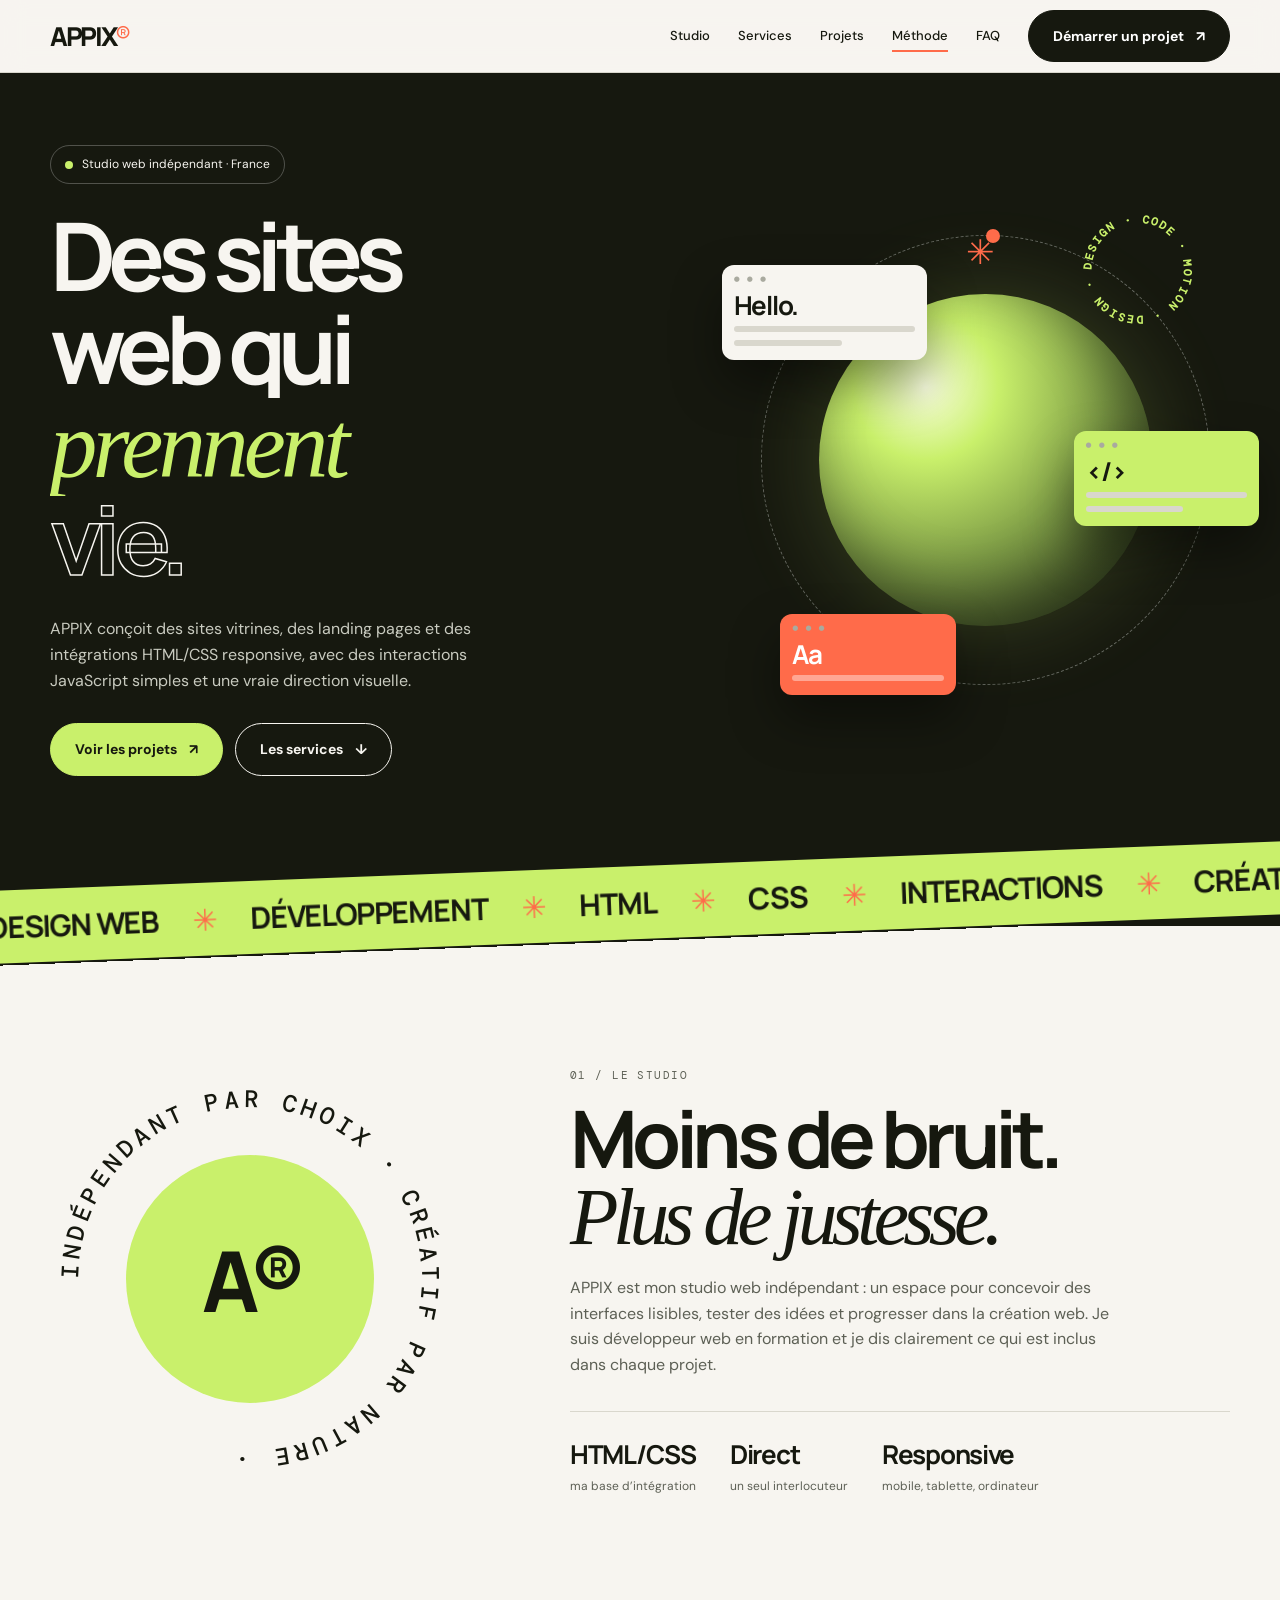
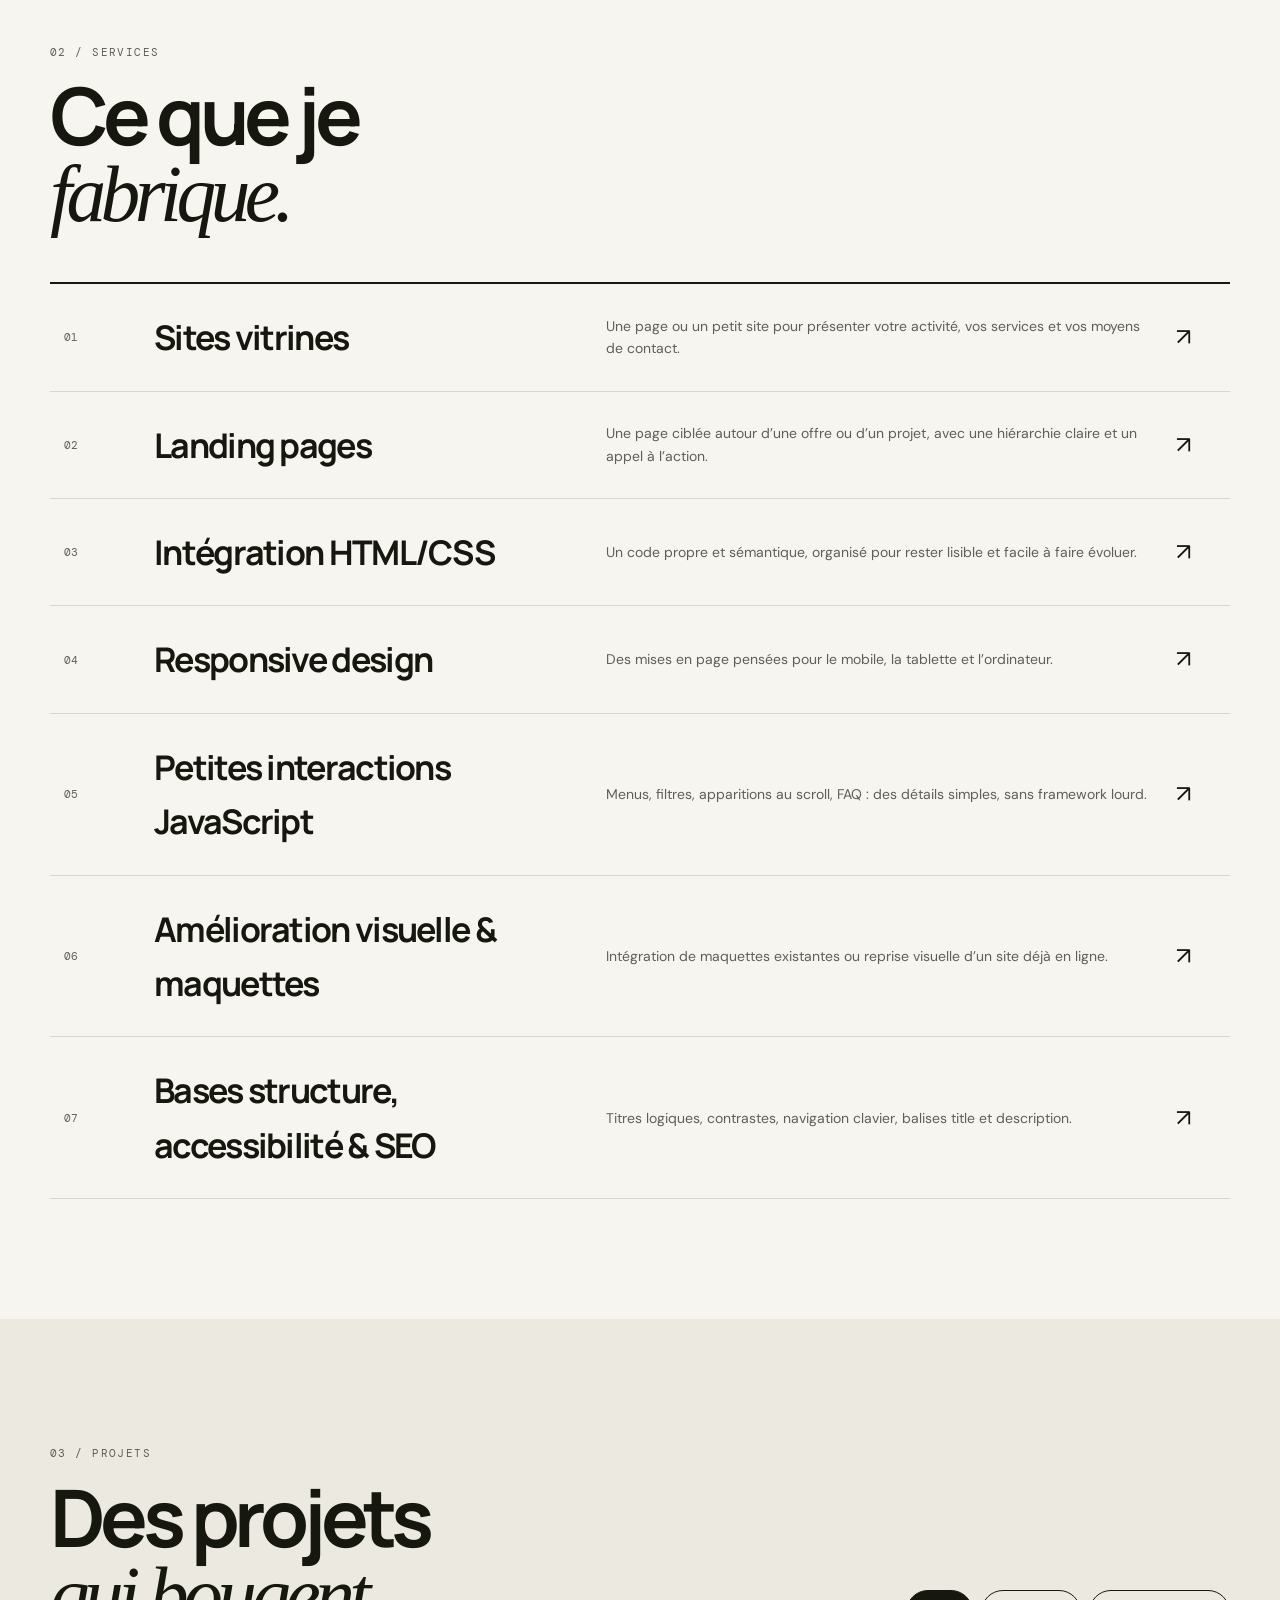
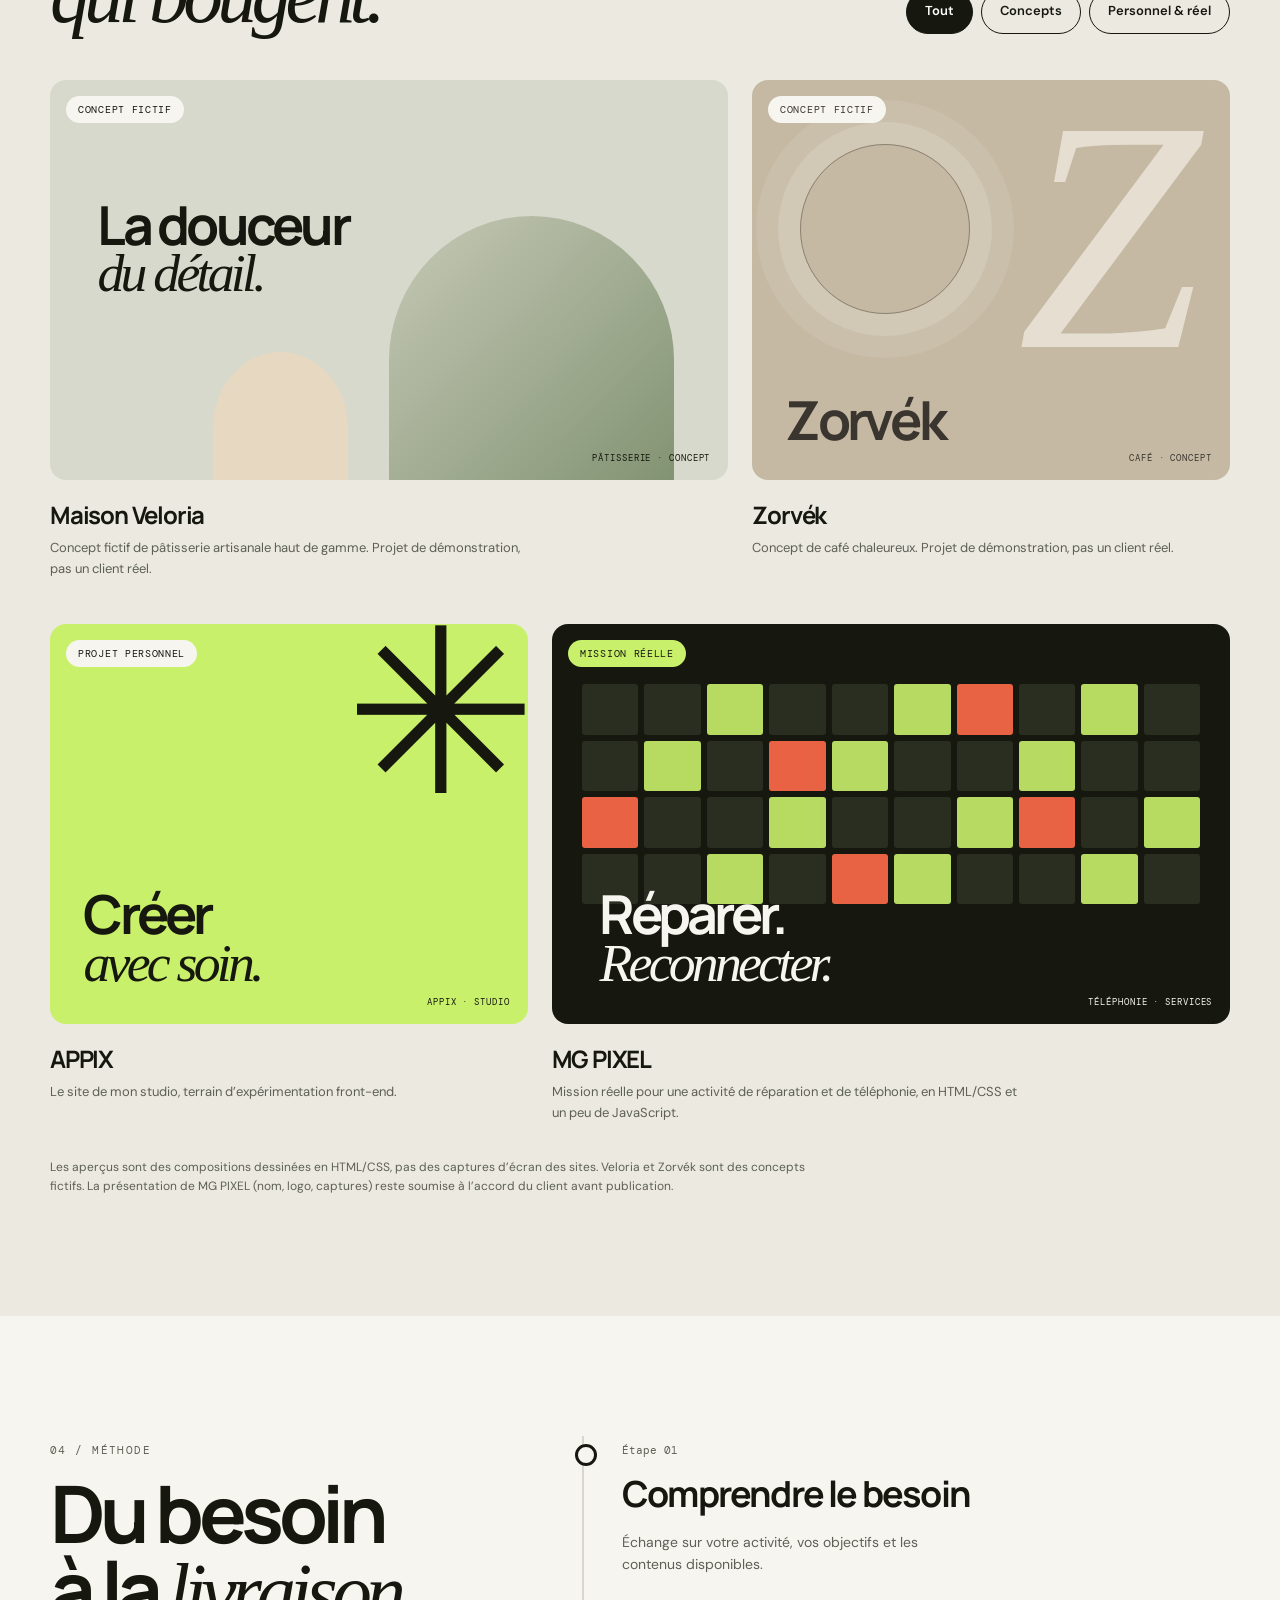
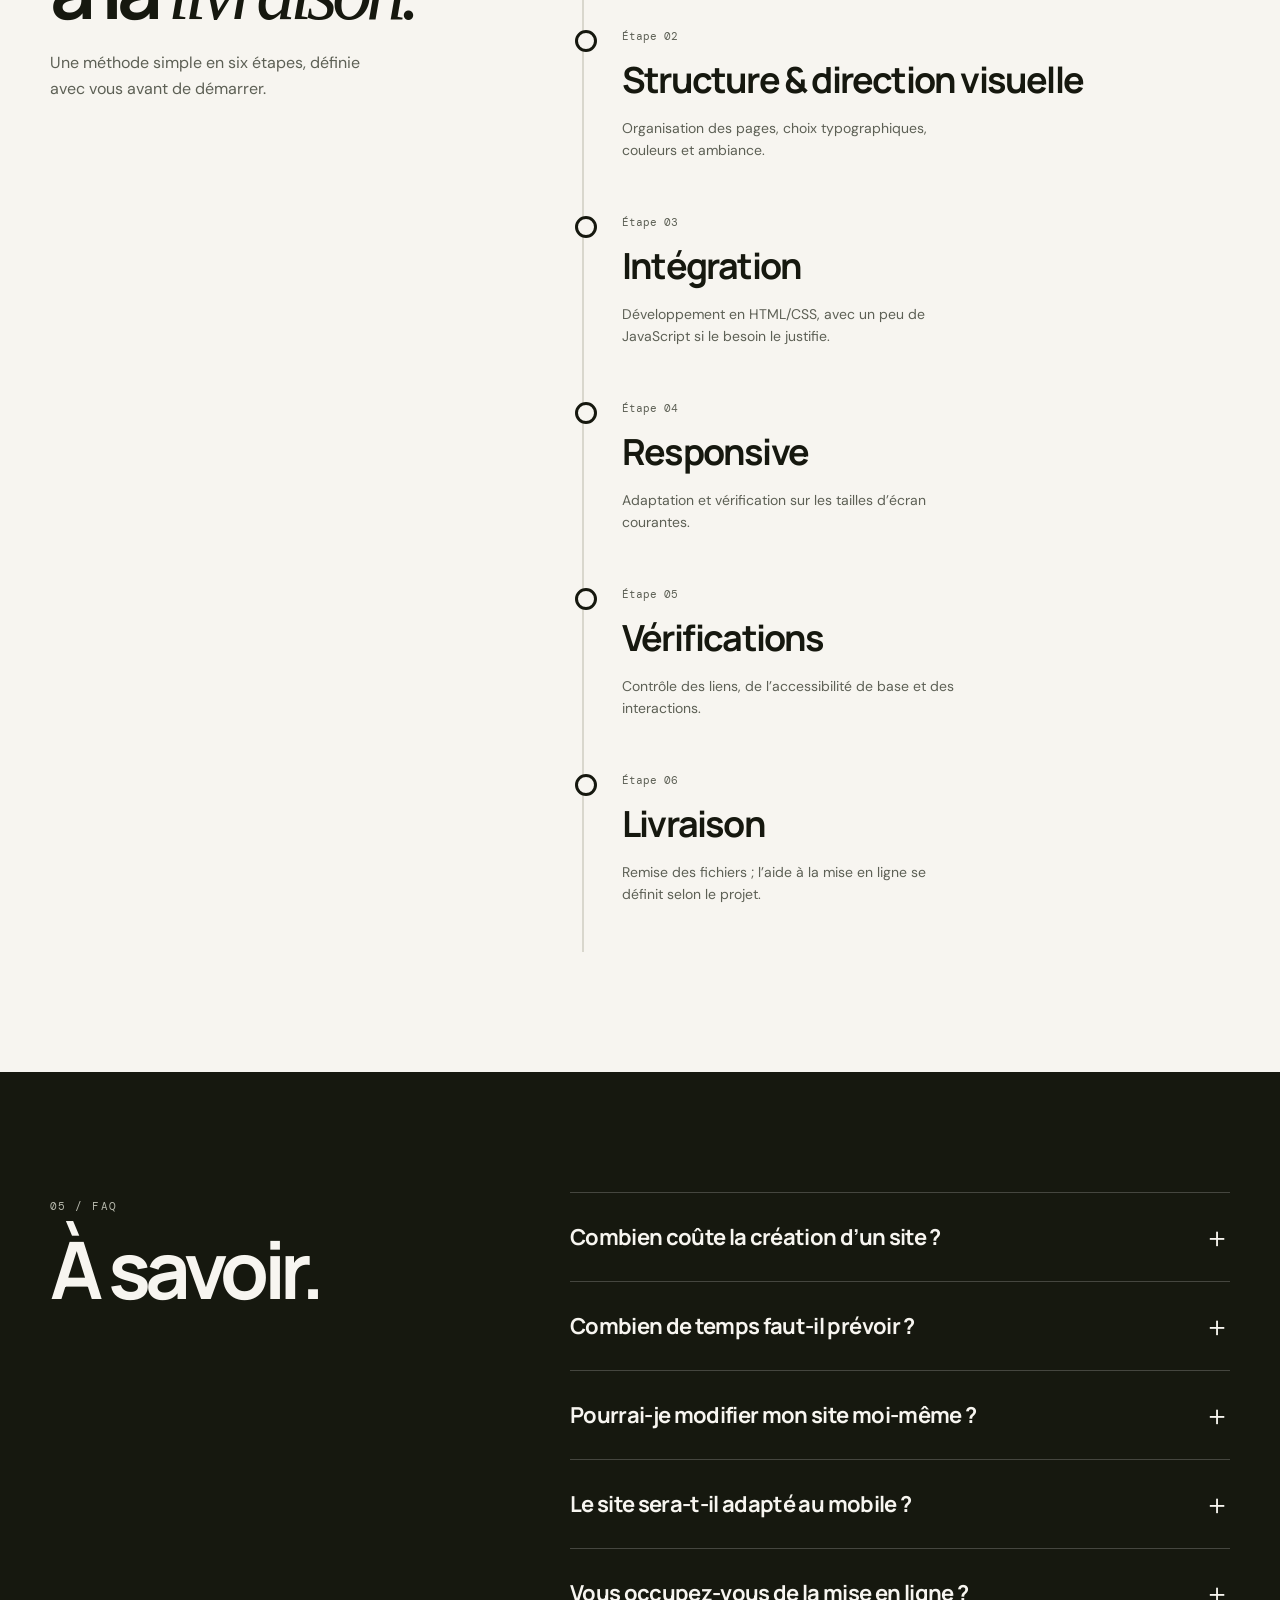
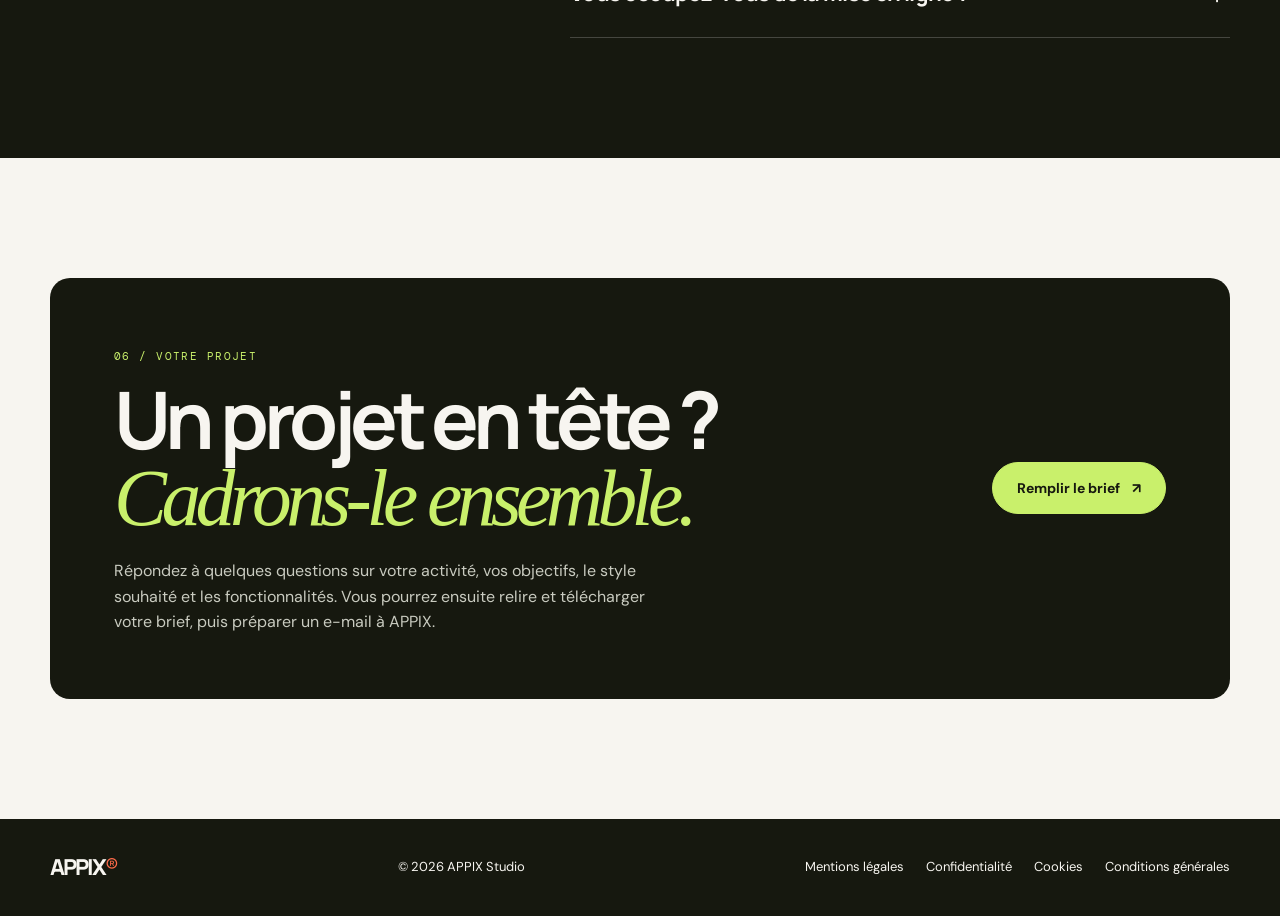
<file: index.html>
<!DOCTYPE html>
<html lang="fr"><head><meta charset="UTF-8"><meta name="viewport" content="width=device-width, initial-scale=1.0"><meta name="theme-color" content="#16180f">
<title>APPIX® — Création web indépendante</title>
<meta name="description" content="APPIX crée des sites vitrines, landing pages et intégrations HTML/CSS responsive, avec des interactions soignées.">
<meta name="robots" content="index,follow,max-image-preview:large"><meta property="og:type" content="website"><meta property="og:locale" content="fr_FR"><meta property="og:site_name" content="APPIX Studio"><meta property="og:title" content="APPIX® — Création web indépendante"><meta property="og:description" content="Sites vitrines, landing pages et interfaces web animées, créés avec soin."><meta name="twitter:card" content="summary"><meta name="twitter:title" content="APPIX® — Création web indépendante"><meta name="twitter:description" content="Sites vitrines, landing pages et interfaces web animées, créés avec soin.">
<script>document.documentElement.className='js'</script>
<link rel="preconnect" href="https://fonts.googleapis.com"><link rel="preconnect" href="https://fonts.gstatic.com" crossorigin>
<link href="https://fonts.googleapis.com/css2?family=DM+Mono:wght@400;500&family=DM+Sans:wght@400;500;700&family=Manrope:wght@500;700;800&display=swap" rel="stylesheet">
<link rel="stylesheet" href="style.css">
<link rel="icon" type="image/svg+xml" href="images/logo-APPIX.svg">
<link rel="apple-touch-icon" href="images/logo-APPIX.svg"></head>
<body><a class="skip" href="#contenu">Aller au contenu</a><div class="progress" aria-hidden="true"></div>
<header class="nav"><div class="wrap"><a class="logo" href="#accueil" aria-label="APPIX, accueil">APPIX<span>®</span></a>
<button class="menu" aria-expanded="false" aria-controls="nav" aria-label="Ouvrir le menu"><i></i><i></i></button>
<nav class="links" id="nav" aria-label="Navigation principale"><a href="#studio">Studio</a><a href="#services">Services</a><a href="#projets">Projets</a><a href="#methode">Méthode</a><a href="#faq">FAQ</a><a class="btn btn-d" href="brief.html">Démarrer un projet <b aria-hidden="true">↗</b></a></nav></div></header>
<main id="contenu">
<section class="hero" id="accueil"><div class="wrap"><div>
<span class="pill"><span class="dot"></span>Studio web indépendant · France</span>
<h1><span class="ln"><span style="--i:0">Des sites</span></span><span class="ln"><span style="--i:1">web qui</span></span><span class="ln"><span style="--i:2"><i>prennent</i></span></span><span class="ln"><span style="--i:3"><span class="out">vie.</span></span></span></h1>
<p class="lead">APPIX conçoit des sites vitrines, des landing pages et des intégrations HTML/CSS responsive, avec des interactions JavaScript simples et une vraie direction visuelle.</p>
<div class="cta"><a class="btn btn-l" href="#projets">Voir les projets <b aria-hidden="true">↗</b></a><a class="btn" href="#services">Les services <b aria-hidden="true">↓</b></a></div></div>
<div class="stage" aria-hidden="true"><div class="ring"></div><div class="orb" style="--d:14"></div>
<div class="win w1">Hello.<s></s><s></s></div><div class="win w2">&lt;/&gt;<s></s><s></s></div><div class="win w3">Aa<s></s></div>
<svg class="badge" viewBox="0 0 120 120"><defs><path id="c" d="M60,60 m-44,0 a44,44 0 1,1 88,0 a44,44 0 1,1 -88,0"/></defs><text><textPath href="#c">DESIGN · CODE · MOTION · DESIGN · CODE · </textPath></text></svg><span class="star">✳</span></div></div></section>
<div class="marq" aria-label="Design web, développement, HTML, CSS, interactions, créativité"><div class="mt"><div><b>Design web</b><span aria-hidden="true">✳</span><b>Développement</b><span aria-hidden="true">✳</span><b>HTML</b><span aria-hidden="true">✳</span><b>CSS</b><span aria-hidden="true">✳</span><b>Interactions</b><span aria-hidden="true">✳</span><b>Créativité</b><span aria-hidden="true">✳</span><b>Responsive</b><span aria-hidden="true">✳</span></div><div aria-hidden="true"><b>Design web</b><span aria-hidden="true">✳</span><b>Développement</b><span aria-hidden="true">✳</span><b>HTML</b><span aria-hidden="true">✳</span><b>CSS</b><span aria-hidden="true">✳</span><b>Interactions</b><span aria-hidden="true">✳</span><b>Créativité</b><span aria-hidden="true">✳</span><b>Responsive</b><span aria-hidden="true">✳</span></div></div></div>
<section class="sec wrap" id="studio"><div class="about"><div class="seal rv" aria-hidden="true"><svg viewBox="0 0 200 200"><defs><path id="s" d="M100,100 m-86,0 a86,86 0 1,1 172,0 a86,86 0 1,1 -172,0"/></defs><text><textPath href="#s">INDÉPENDANT PAR CHOIX · CRÉATIF PAR NATURE · </textPath></text></svg><strong>A®</strong></div>
<div class="rv"><span class="eyebrow">01 / Le studio</span><h2 class="big">Moins de bruit.<br><em>Plus de justesse.</em></h2><p>APPIX est mon studio web indépendant : un espace pour concevoir des interfaces lisibles, tester des idées et progresser dans la création web. Je suis développeur web en formation et je dis clairement ce qui est inclus dans chaque projet.</p><div class="stats"><div><b>HTML/CSS</b><span>ma base d’intégration</span></div><div><b>Direct</b><span>un seul interlocuteur</span></div><div><b>Responsive</b><span>mobile, tablette, ordinateur</span></div></div></div></div></section>
<section class="sec wrap" id="services" style="padding-top:20px"><span class="eyebrow">02 / Services</span><h2 class="big">Ce que je<br><em>fabrique.</em></h2><div class="svc"><article class="row rv"><small>01</small><h3>Sites vitrines</h3><p>Une page ou un petit site pour présenter votre activité, vos services et vos moyens de contact.</p><span class="ar" aria-hidden="true">↗</span></article><article class="row rv"><small>02</small><h3>Landing pages</h3><p>Une page ciblée autour d’une offre ou d’un projet, avec une hiérarchie claire et un appel à l’action.</p><span class="ar" aria-hidden="true">↗</span></article><article class="row rv"><small>03</small><h3>Intégration HTML/CSS</h3><p>Un code propre et sémantique, organisé pour rester lisible et facile à faire évoluer.</p><span class="ar" aria-hidden="true">↗</span></article><article class="row rv"><small>04</small><h3>Responsive design</h3><p>Des mises en page pensées pour le mobile, la tablette et l’ordinateur.</p><span class="ar" aria-hidden="true">↗</span></article><article class="row rv"><small>05</small><h3>Petites interactions JavaScript</h3><p>Menus, filtres, apparitions au scroll, FAQ : des détails simples, sans framework lourd.</p><span class="ar" aria-hidden="true">↗</span></article><article class="row rv"><small>06</small><h3>Amélioration visuelle & maquettes</h3><p>Intégration de maquettes existantes ou reprise visuelle d’un site déjà en ligne.</p><span class="ar" aria-hidden="true">↗</span></article><article class="row rv"><small>07</small><h3>Bases structure, accessibilité & SEO</h3><p>Titres logiques, contrastes, navigation clavier, balises title et description.</p><span class="ar" aria-hidden="true">↗</span></article></div></section>
<section class="sec work" id="projets"><div class="wrap"><div class="hd"><div><span class="eyebrow">03 / Projets</span><h2 class="big">Des projets<br><em>qui bougent.</em></h2></div><div class="fl" role="group" aria-label="Filtrer les projets"><button class="on" data-f="all" aria-pressed="true">Tout</button><button data-f="concept" aria-pressed="false">Concepts</button><button data-f="reel" aria-pressed="false">Personnel &amp; réel</button></div></div>
<div class="grid">
<article class="proj rv" data-c="concept"><div class="pv p1" role="img" aria-label="Aperçu dessiné en HTML/CSS du concept Maison Veloria"><span class="tag">Concept fictif</span><div class="arch"></div><div class="arch"></div><h4>La douceur<i>du détail.</i></h4><small>PÂTISSERIE · CONCEPT</small></div><div class="meta"><div><h3>Maison Veloria</h3><p>Concept fictif de pâtisserie artisanale haut de gamme. Projet de démonstration, pas un client réel.</p></div></div></article>
<article class="proj rv" data-c="concept"><div class="pv p2" role="img" aria-label="Aperçu dessiné en HTML/CSS du concept Zorvék"><span class="tag">Concept fictif</span><div class="or"></div><div class="z">Z</div><h4>Zorvék</h4><small>CAFÉ · CONCEPT</small></div><div class="meta"><div><h3>Zorvék</h3><p>Concept de café chaleureux. Projet de démonstration, pas un client réel.</p></div></div></article>
<article class="proj rv" data-c="reel"><div class="pv p3" role="img" aria-label="Aperçu dessiné en HTML/CSS du site APPIX"><span class="tag">Projet personnel</span><div class="st" aria-hidden="true">✳</div><h4>Créer<i>avec soin.</i></h4><small>APPIX · STUDIO</small></div><div class="meta"><div><h3>APPIX</h3><p>Le site de mon studio, terrain d’expérimentation front-end.</p></div></div></article>
<article class="proj rv" data-c="reel"><div class="pv p4" role="img" aria-label="Aperçu dessiné en HTML/CSS du projet MG PIXEL"><span class="tag">Mission réelle</span><div class="px" aria-hidden="true"><span style="--k:0"></span><span style="--k:7"></span><span style="--k:14"></span><span style="--k:21"></span><span style="--k:28"></span><span style="--k:5"></span><span style="--k:12"></span><span style="--k:19"></span><span style="--k:26"></span><span style="--k:3"></span><span style="--k:10"></span><span style="--k:17"></span><span style="--k:24"></span><span style="--k:1"></span><span style="--k:8"></span><span style="--k:15"></span><span style="--k:22"></span><span style="--k:29"></span><span style="--k:6"></span><span style="--k:13"></span><span style="--k:20"></span><span style="--k:27"></span><span style="--k:4"></span><span style="--k:11"></span><span style="--k:18"></span><span style="--k:25"></span><span style="--k:2"></span><span style="--k:9"></span><span style="--k:16"></span><span style="--k:23"></span><span style="--k:0"></span><span style="--k:7"></span><span style="--k:14"></span><span style="--k:21"></span><span style="--k:28"></span><span style="--k:5"></span><span style="--k:12"></span><span style="--k:19"></span><span style="--k:26"></span><span style="--k:3"></span></div><h4>Réparer.<i>Reconnecter.</i></h4><small>TÉLÉPHONIE · SERVICES</small></div><div class="meta"><div><h3>MG PIXEL</h3><p>Mission réelle pour une activité de réparation et de téléphonie, en HTML/CSS et un peu de JavaScript.</p></div></div></article>
</div><p class="note">Les aperçus sont des compositions dessinées en HTML/CSS, pas des captures d’écran des sites. Veloria et Zorvék sont des concepts fictifs. La présentation de MG PIXEL (nom, logo, captures) reste soumise à l’accord du client avant publication.</p></div></section>
<section class="sec wrap" id="methode"><div class="pr"><div><span class="eyebrow">04 / Méthode</span><h2 class="big">Du besoin<br>à la <em>livraison.</em></h2><p style="margin-top:20px">Une méthode simple en six étapes, définie avec vous avant de démarrer.</p></div><div class="plist"><div class="stp rv"><small>Étape 01</small><h3>Comprendre le besoin</h3><p>Échange sur votre activité, vos objectifs et les contenus disponibles.</p></div><div class="stp rv"><small>Étape 02</small><h3>Structure & direction visuelle</h3><p>Organisation des pages, choix typographiques, couleurs et ambiance.</p></div><div class="stp rv"><small>Étape 03</small><h3>Intégration</h3><p>Développement en HTML/CSS, avec un peu de JavaScript si le besoin le justifie.</p></div><div class="stp rv"><small>Étape 04</small><h3>Responsive</h3><p>Adaptation et vérification sur les tailles d’écran courantes.</p></div><div class="stp rv"><small>Étape 05</small><h3>Vérifications</h3><p>Contrôle des liens, de l’accessibilité de base et des interactions.</p></div><div class="stp rv"><small>Étape 06</small><h3>Livraison</h3><p>Remise des fichiers ; l’aide à la mise en ligne se définit selon le projet.</p></div></div></div></section>
<section class="sec faq" id="faq"><div class="wrap fg"><div class="rv"><span class="eyebrow">05 / FAQ</span><h2 class="big">À savoir.</h2></div><div class="fq"><div class="it rv"><button aria-expanded="false"><span>Combien coûte la création d’un site ?</span><span aria-hidden="true">＋</span></button><div class="fa"><div><p>Cela dépend du nombre de pages, des fonctionnalités et du niveau de création. Après un premier échange, je précise le périmètre et le tarif dans une proposition.</p></div></div></div><div class="it rv"><button aria-expanded="false"><span>Combien de temps faut-il prévoir ?</span><span aria-hidden="true">＋</span></button><div class="fa"><div><p>Selon le périmètre, plusieurs semaines entre cadrage, design, intégration et retours. Le calendrier est défini ensemble au départ.</p></div></div></div><div class="it rv"><button aria-expanded="false"><span>Pourrai-je modifier mon site moi-même ?</span><span aria-hidden="true">＋</span></button><div class="fa"><div><p>Cela dépend de la solution retenue. Une interface d’administration n’est pas incluse par défaut : ce besoin se valide avant le démarrage.</p></div></div></div><div class="it rv"><button aria-expanded="false"><span>Le site sera-t-il adapté au mobile ?</span><span aria-hidden="true">＋</span></button><div class="fa"><div><p>Oui, l’intégration vise une navigation lisible sur mobile, tablette et ordinateur, vérifiée sur les formats courants.</p></div></div></div><div class="it rv"><button aria-expanded="false"><span>Vous occupez-vous de la mise en ligne ?</span><span aria-hidden="true">＋</span></button><div class="fa"><div><p>La préparation peut être discutée selon le projet. Domaine, hébergement et services tiers sont précisés dans la proposition.</p></div></div></div></div></div></section>
<section class="sec wrap" id="brief" aria-labelledby="brief-title"><div class="brief-cta rv" style="padding:clamp(28px,6vw,64px);background:#16180f;color:#f7f5f0;border-radius:20px;display:flex;align-items:center;justify-content:space-between;gap:28px;flex-wrap:wrap"><div style="max-width:650px"><span class="eyebrow" style="color:#c9f06b">06 / Votre projet</span><h2 class="big" id="brief-title">Un projet en tête ?<br><em style="color:#c9f06b">Cadrons-le ensemble.</em></h2><p style="max-width:560px;color:#c9cbc0;margin:22px 0 0">Répondez à quelques questions sur votre activité, vos objectifs, le style souhaité et les fonctionnalités. Vous pourrez ensuite relire et télécharger votre brief, puis préparer un e-mail à APPIX.</p></div><a class="btn btn-l" href="brief.html">Remplir le brief <b aria-hidden="true">↗</b></a></div></section>
<footer class="ft"><div class="wrap"><a class="logo" href="#accueil">APPIX<span>®</span></a><span>© <span id="year"></span> APPIX Studio</span><nav aria-label="Pages légales"><a href="mentions-legales.html">Mentions légales</a><a href="politique-confidentialite.html">Confidentialité</a><a href="politique-cookies.html">Cookies</a><a href="conditions-generales.html">Conditions générales</a></nav></div></footer>
<div class="toast" role="status" aria-live="polite"></div><script src="main.js"></script></body></html>
</file>
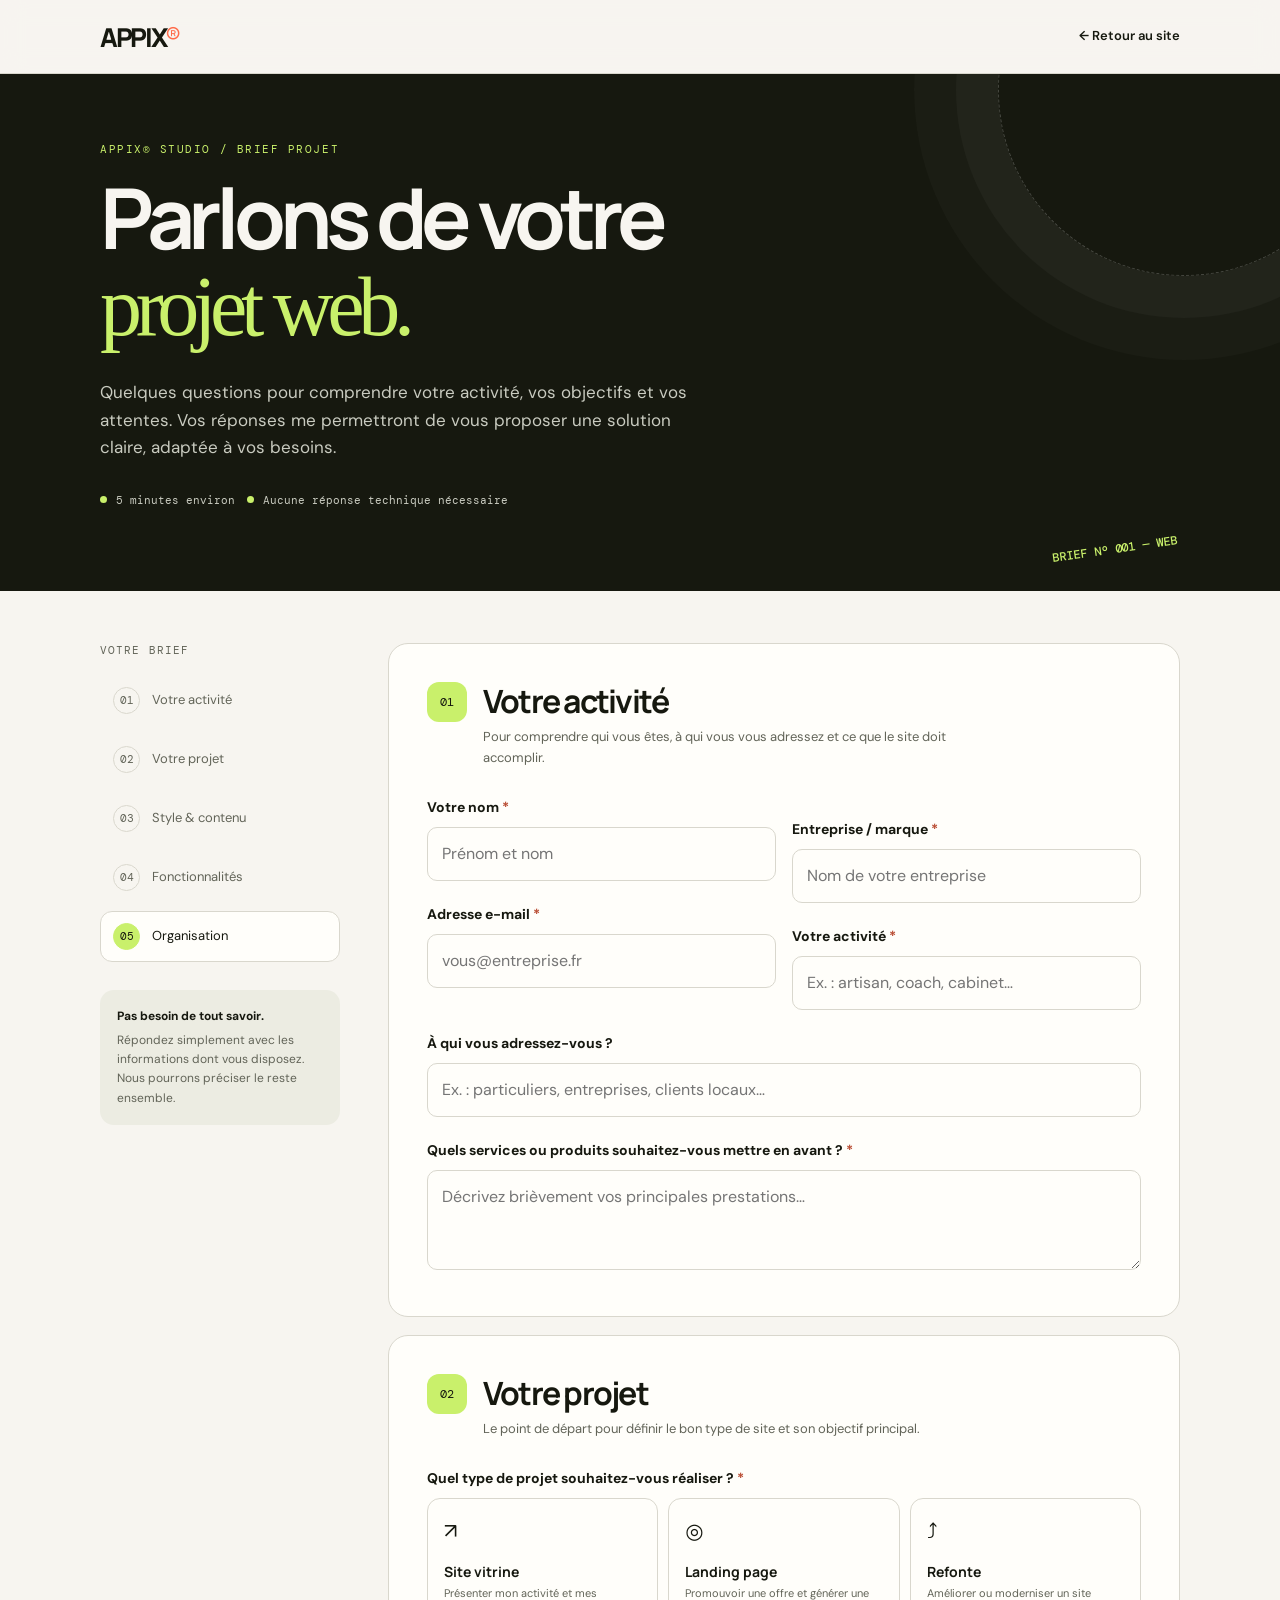
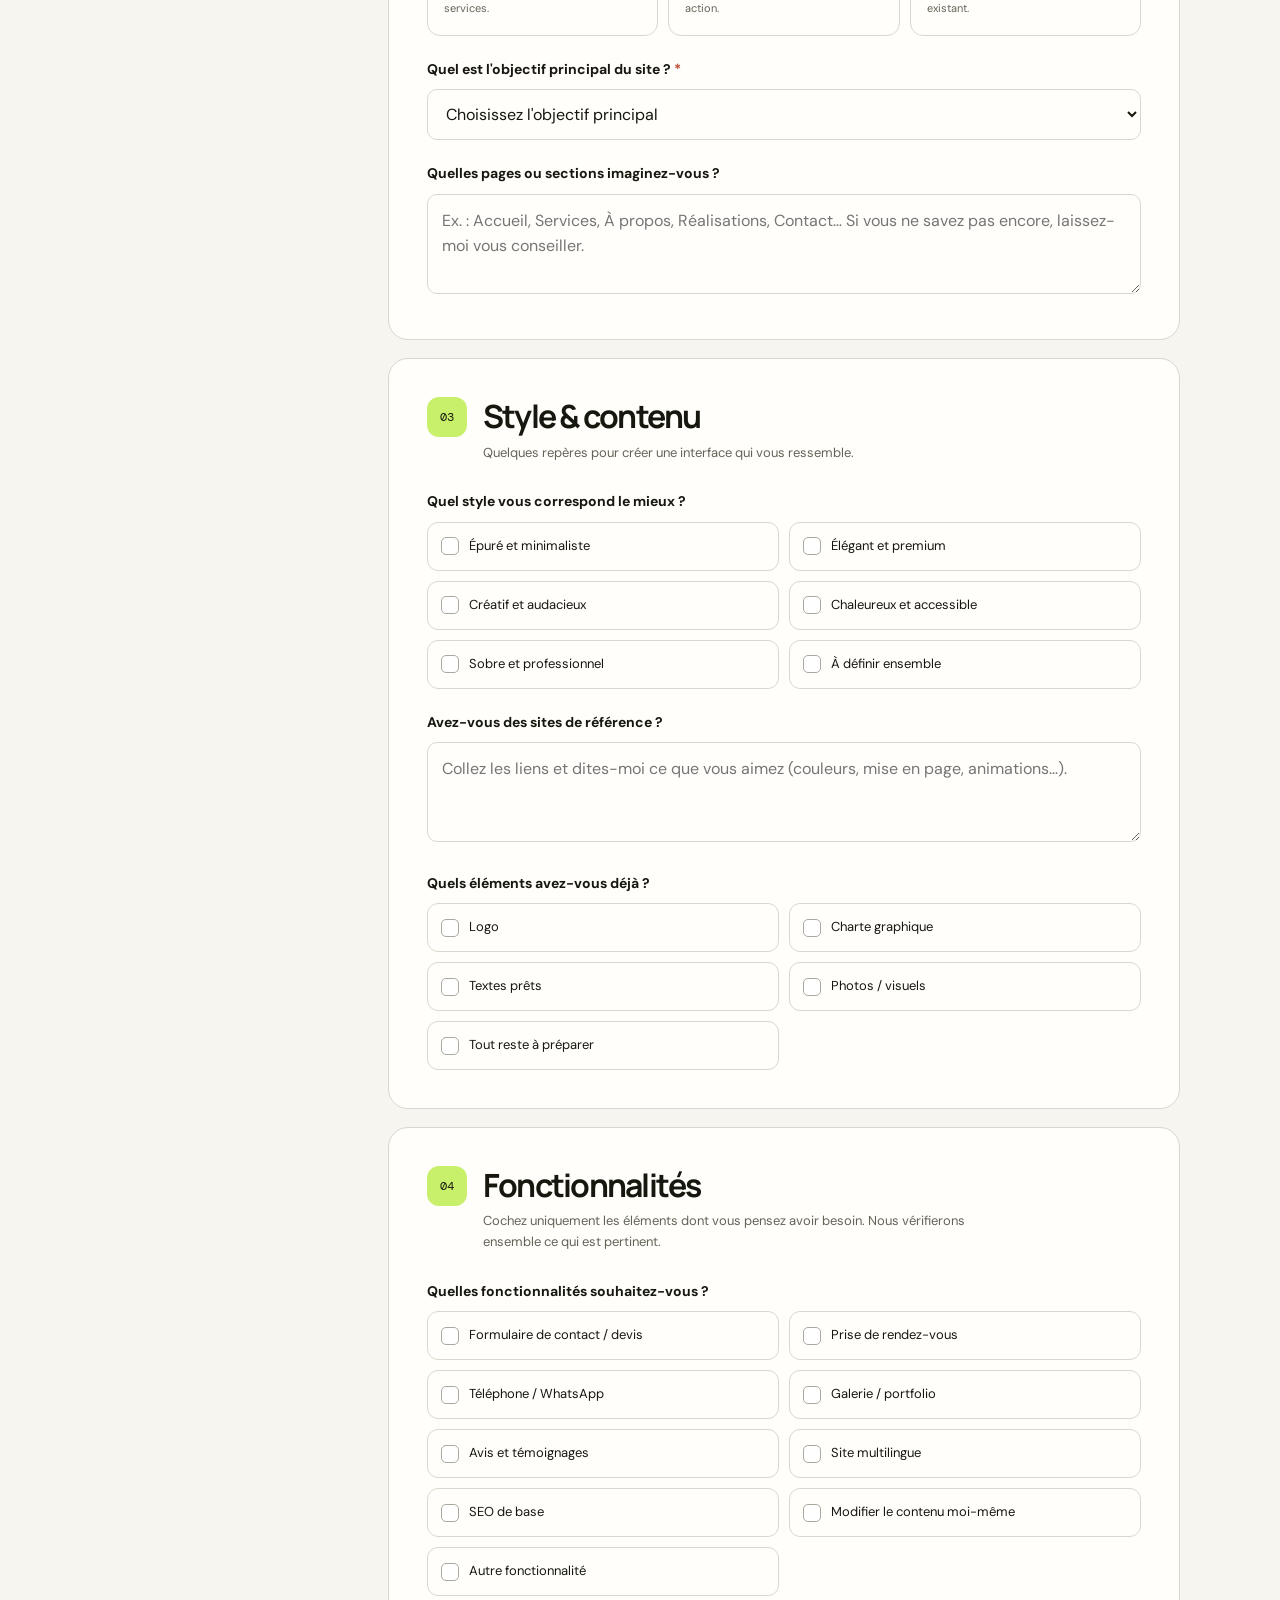
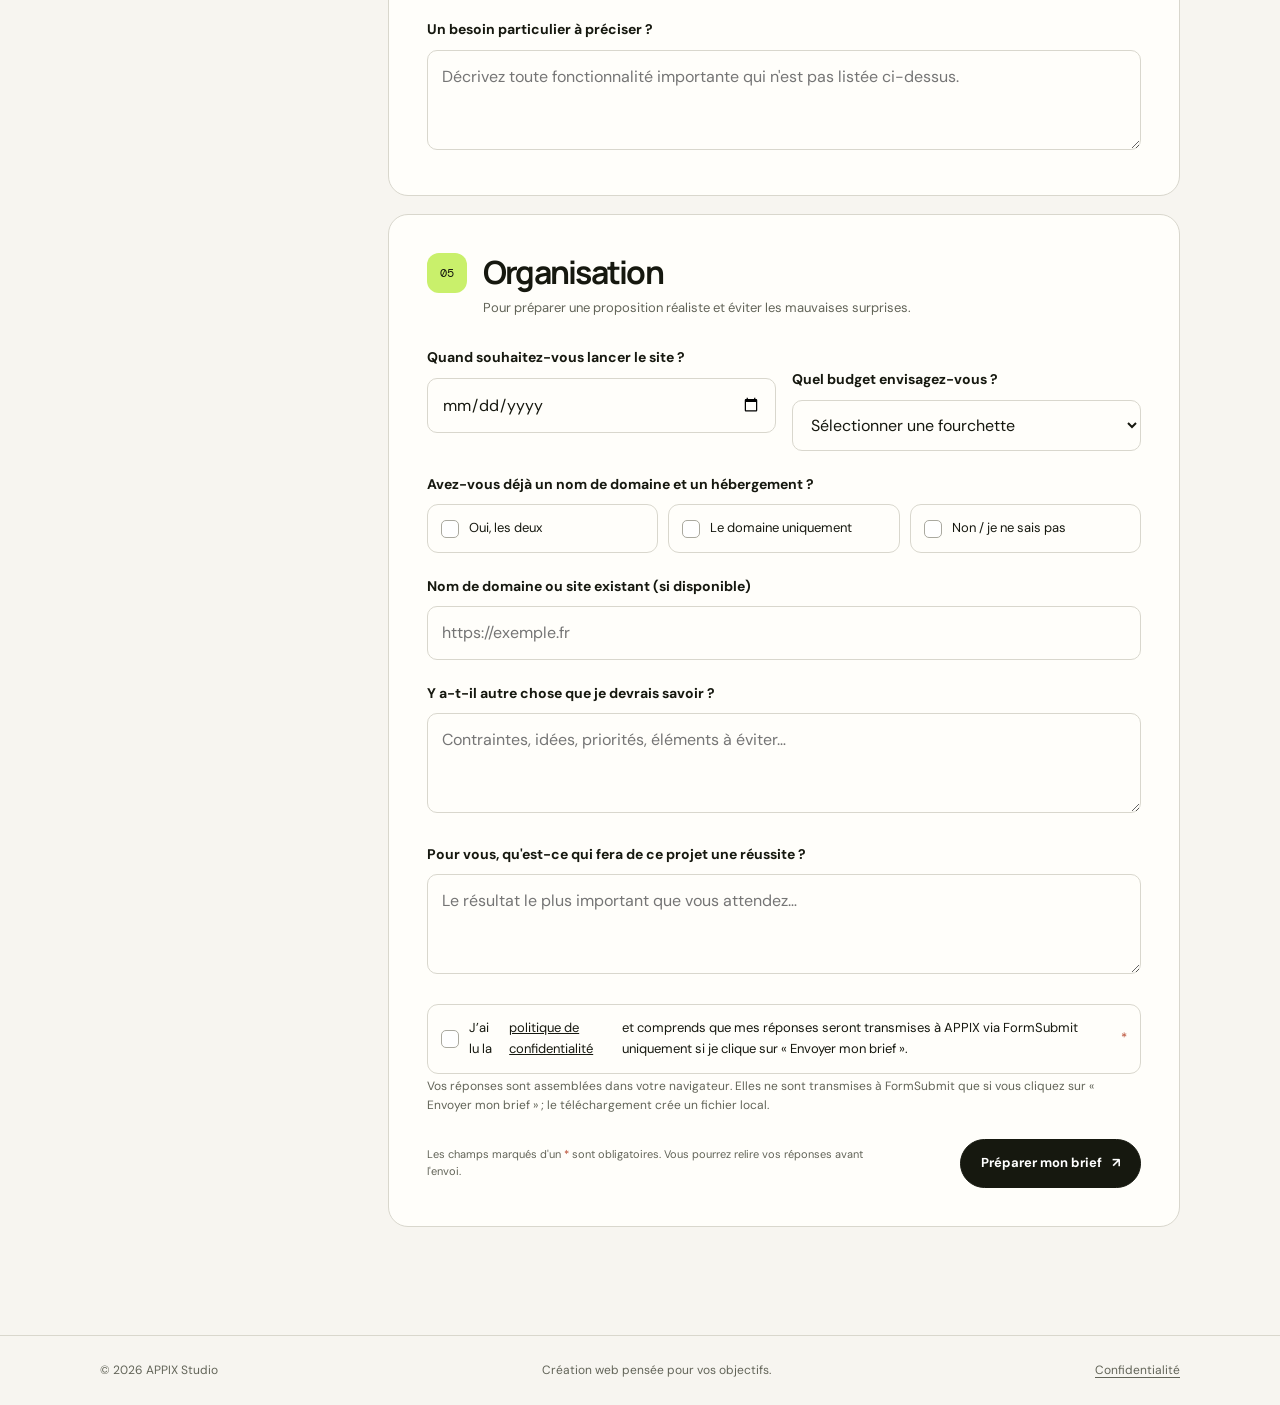
<file: brief.html>
<!doctype html>
<html lang="fr">
<head>
<meta charset="utf-8">
<meta name="viewport" content="width=device-width,initial-scale=1">
<meta name="theme-color" content="#f7f5f0">
<meta name="description" content="Brief de projet APPIX Studio — quelques questions pour comprendre votre besoin et préparer une proposition adaptée.">
<title>Votre projet web — APPIX® Studio</title>
<style>
@import url('https://fonts.googleapis.com/css2?family=DM+Mono:wght@400;500&family=DM+Sans:wght@400;500;600;700&family=Manrope:wght@400;500;600;700;800&display=swap');
:root{--paper:#f7f5f0;--ink:#16180f;--muted:#626458;--line:#d9d7cd;--lime:#c9f06b;--coral:#ff6b4a;--white:#fffefa;--sans:Manrope,system-ui,sans-serif;--body:'DM Sans',system-ui,sans-serif;--mono:'DM Mono',monospace;--ease:cubic-bezier(.2,.8,.2,1)}
*{box-sizing:border-box}html{scroll-behavior:smooth;scroll-padding-top:90px}body{margin:0;background:var(--paper);color:var(--ink);font:16px/1.6 var(--body);-webkit-font-smoothing:antialiased}button,input,select,textarea{font:inherit}button{cursor:pointer}a{color:inherit;text-decoration:none}:focus-visible{outline:3px solid var(--coral);outline-offset:3px}
.top{height:74px;padding:0 max(22px,calc((100vw - 1080px)/2));display:flex;align-items:center;justify-content:space-between;border-bottom:1px solid var(--line);background:#f7f5f0e8;backdrop-filter:blur(12px)}
.logo{font:800 26px var(--sans);letter-spacing:-.09em}.logo span{color:var(--coral);font-weight:400}.back{font-size:13px;font-weight:600}.back:hover{color:#626458}
.progress{position:fixed;z-index:10;top:0;left:0;width:100%;height:4px;background:var(--coral);transform:scaleX(0);transform-origin:left;transition:transform .25s}
.hero{background:var(--ink);color:var(--paper);padding:68px 22px 84px;position:relative;overflow:hidden}.hero:after{content:"";position:absolute;width:370px;height:370px;border:1px dashed #ffffff35;border-radius:50%;right:-90px;top:-170px;box-shadow:0 0 0 42px #ffffff08,0 0 0 84px #ffffff05;pointer-events:none}
.hero-inner{width:min(1080px,100%);margin:auto;position:relative;z-index:1}.eyebrow{font:11px var(--mono);letter-spacing:.14em;text-transform:uppercase;color:var(--lime)}h1,h2,h3,p{margin-top:0}h1{font:700 clamp(43px,7.4vw,84px)/.98 var(--sans);letter-spacing:-.075em;max-width:800px;margin:20px 0 24px}h1 em{font:400 1em Georgia,serif;color:var(--lime)}.intro{max-width:610px;color:#c9cbc0;font-size:17px}.hero-bottom{display:flex;gap:12px;align-items:center;flex-wrap:wrap;margin-top:32px}.meta{display:inline-flex;gap:9px;align-items:center;font:11px var(--mono);color:#c9cbc0}.meta:before{content:"";width:7px;height:7px;background:var(--lime);border-radius:50%}.hero-mark{position:absolute;right:8%;bottom:34px;color:var(--lime);font:500 12px var(--mono);transform:rotate(-8deg)}
main{width:min(1080px,calc(100% - 40px));margin:0 auto;padding:52px 0 90px}.layout{display:grid;grid-template-columns:240px minmax(0,1fr);gap:48px;align-items:start}.side{position:sticky;top:96px}.side-title{font:11px var(--mono);text-transform:uppercase;letter-spacing:.1em;color:var(--muted);margin-bottom:18px}.step-nav{display:grid;gap:8px}.step-link{display:flex;align-items:center;gap:12px;padding:11px 12px;border:1px solid transparent;border-radius:12px;color:var(--muted);font-size:13px;transition:.2s}.step-link .num{display:grid;place-items:center;width:27px;height:27px;border:1px solid var(--line);border-radius:50%;font:11px var(--mono);flex:none}.step-link.active{background:var(--white);border-color:var(--line);color:var(--ink)}.step-link.active .num{background:var(--lime);border-color:var(--lime);color:var(--ink)}.side-note{margin-top:28px;padding:17px;background:#ecece2;border-radius:14px;font-size:12px;color:var(--muted)}.side-note strong{display:block;color:var(--ink);margin-bottom:5px}
form{min-width:0}.section{background:var(--white);border:1px solid var(--line);border-radius:20px;padding:clamp(22px,4vw,38px);margin-bottom:18px;scroll-margin-top:95px}.section-head{display:flex;gap:16px;align-items:flex-start;margin-bottom:27px}.section-num{width:40px;height:40px;display:grid;place-items:center;flex:none;background:var(--lime);border-radius:12px;font:12px var(--mono)}h2{font:700 clamp(24px,3vw,32px)/1.1 var(--sans);letter-spacing:-.055em;margin:2px 0 8px}.section-head p{color:var(--muted);font-size:13px;margin:0;max-width:520px}.field{margin-top:22px}.field:first-child{margin-top:0}.label{display:block;font-size:14px;font-weight:700;margin-bottom:9px}.hint{font-size:12px;color:var(--muted);font-weight:400;display:block;margin-top:3px}.required{color:#b84a30}.input,select,textarea{width:100%;border:1px solid var(--line);background:#fffefa;border-radius:10px;padding:13px 14px;color:var(--ink);outline:none;transition:border-color .2s,box-shadow .2s}.input:focus,select:focus,textarea:focus{border-color:#8a9f53;box-shadow:0 0 0 3px #c9f06b50}textarea{min-height:100px;resize:vertical}select{appearance:auto}.grid2{display:grid;grid-template-columns:1fr 1fr;gap:16px}.choices{display:grid;grid-template-columns:repeat(2,minmax(0,1fr));gap:10px}.choices.three{grid-template-columns:repeat(3,minmax(0,1fr))}.choice{position:relative}.choice input{position:absolute;opacity:0;inset:0;pointer-events:none}.choice label{height:100%;min-height:49px;display:flex;gap:10px;align-items:center;padding:13px;border:1px solid var(--line);border-radius:11px;background:#fffefa;font-size:13px;cursor:pointer;transition:.18s}.choice label:before{content:"";width:16px;height:16px;border:1px solid #aaa99f;border-radius:5px;flex:none;background:white}.choice.radio label:before{border-radius:50%}.choice input:checked+label{border-color:var(--ink);background:#f2f5e8;box-shadow:inset 0 0 0 1px var(--ink)}.choice input:checked+label:before{background:var(--ink);border-color:var(--ink);box-shadow:inset 0 0 0 3px #f2f5e8}.choice input:focus-visible+label{outline:3px solid var(--coral);outline-offset:2px}.type-cards{display:grid;grid-template-columns:repeat(3,minmax(0,1fr));gap:10px}.type-card{position:relative}.type-card input{position:absolute;opacity:0}.type-card label{display:block;min-height:138px;border:1px solid var(--line);border-radius:13px;padding:16px;cursor:pointer;transition:.2s}.type-card label:hover{transform:translateY(-2px);border-color:#99998d}.type-card input:checked+label{background:var(--ink);color:var(--paper);border-color:var(--ink)}.type-icon{font-size:21px;display:block;margin-bottom:13px}.type-card strong{display:block;font:700 14px var(--sans);margin-bottom:5px}.type-card small{display:block;font-size:11px;line-height:1.4;color:var(--muted)}.type-card input:checked+label small{color:#c9cbc0}.conditional{display:none;margin-top:18px;padding:18px;background:#f3f2eb;border-radius:12px}.conditional.visible{display:block}.actions{display:flex;justify-content:space-between;align-items:center;gap:12px;flex-wrap:wrap;margin-top:24px}.btn{display:inline-flex;align-items:center;justify-content:center;gap:10px;min-height:49px;padding:13px 20px;border:1.5px solid var(--ink);border-radius:99px;background:transparent;color:var(--ink);font-weight:700;font-size:13px;transition:transform .2s,background .2s}.btn:hover{transform:translateY(-2px)}.btn-primary{background:var(--ink);color:white}.btn-primary:hover{background:#33362a}.btn-lime{background:var(--lime);border-color:var(--lime)}.btn:disabled{opacity:.45;cursor:not-allowed;transform:none}.fineprint{font-size:11px;color:var(--muted);max-width:470px}.error{display:none;color:#a83422;font-size:13px;margin-top:12px}.error.show{display:block}.success{display:none;background:#edf4df;border:1px solid #c9dca4;border-radius:14px;padding:18px;margin-top:18px}.success.show{display:block}.success strong{display:block;margin-bottom:5px}.review{white-space:pre-wrap;background:#f3f2eb;border-radius:12px;padding:16px;font-size:13px;max-height:420px;overflow:auto;margin:14px 0}
footer{border-top:1px solid var(--line);padding:25px max(22px,calc((100vw - 1080px)/2));display:flex;gap:18px;justify-content:space-between;flex-wrap:wrap;font-size:12px;color:var(--muted)}footer a{text-decoration:underline;text-underline-offset:3px}
@media(max-width:800px){.layout{grid-template-columns:1fr;gap:22px}.side{position:static}.side-title{margin-bottom:10px}.step-nav{grid-template-columns:repeat(3,1fr)}.step-link{padding:8px;gap:7px;font-size:11px}.step-link .num{width:24px;height:24px}.side-note{display:none}.hero-mark{display:none}}
@media(max-width:560px){.top{height:64px}.back{font-size:12px}.hero{padding:50px 20px 58px}main{width:calc(100% - 24px);padding:28px 0 60px}.step-nav{gap:5px}.step-link{display:grid;justify-items:center;text-align:center;padding:8px 4px}.section{padding:21px 16px;border-radius:15px}.section-head{gap:11px}.section-num{width:34px;height:34px;border-radius:10px}.grid2,.choices,.choices.three,.type-cards{grid-template-columns:1fr}.type-card label{min-height:unset;display:flex;align-items:center;gap:12px;padding:12px}.type-icon{margin:0;font-size:19px}.type-card strong{margin-bottom:3px}.actions{align-items:stretch}.actions .btn{width:100%}.fineprint{order:2}}
@media(prefers-reduced-motion:reduce){html{scroll-behavior:auto}*,*:before,*:after{transition:none!important;animation:none!important}}
</style>
</head>
<body>
<div class="progress" id="progress"></div>
<header class="top">
  <a class="logo" href="index.html" aria-label="APPIX Studio, accueil">APPIX<span>®</span></a>
  <a class="back" href="index.html">← Retour au site</a>
</header>
<section class="hero">
  <div class="hero-inner">
    <div class="eyebrow">APPIX® Studio / Brief projet</div>
    <h1>Parlons de votre<br><em>projet web.</em></h1>
    <p class="intro">Quelques questions pour comprendre votre activité, vos objectifs et vos attentes. Vos réponses me permettront de vous proposer une solution claire, adaptée à vos besoins.</p>
    <div class="hero-bottom"><span class="meta">5 minutes environ</span><span class="meta">Aucune réponse technique nécessaire</span></div>
  </div>
  <div class="hero-mark" aria-hidden="true">BRIEF Nº 001 — WEB</div>
</section>
<main>
<div class="layout">
  <aside class="side">
    <div class="side-title">Votre brief</div>
    <nav class="step-nav" aria-label="Sections du formulaire">
      <a class="step-link active" href="#about"><span class="num">01</span><span>Votre activité</span></a>
      <a class="step-link" href="#project"><span class="num">02</span><span>Votre projet</span></a>
      <a class="step-link" href="#style"><span class="num">03</span><span>Style & contenu</span></a>
      <a class="step-link" href="#features"><span class="num">04</span><span>Fonctionnalités</span></a>
      <a class="step-link" href="#practical"><span class="num">05</span><span>Organisation</span></a>
    </nav>
    <div class="side-note"><strong>Pas besoin de tout savoir.</strong>Répondez simplement avec les informations dont vous disposez. Nous pourrons préciser le reste ensemble.</div>
  </aside>
  <form id="briefForm">
    <section class="section" id="about">
      <div class="section-head"><span class="section-num">01</span><div><h2>Votre activité</h2><p>Pour comprendre qui vous êtes, à qui vous vous adressez et ce que le site doit accomplir.</p></div></div>
      <div class="grid2">
        <div class="field"><label class="label" for="clientName">Votre nom <span class="required">*</span></label><input class="input" id="clientName" name="clientName" autocomplete="name" required placeholder="Prénom et nom"></div>
        <div class="field"><label class="label" for="company">Entreprise / marque <span class="required">*</span></label><input class="input" id="company" name="company" required placeholder="Nom de votre entreprise"></div>
      </div>
      <div class="grid2">
        <div class="field"><label class="label" for="email">Adresse e-mail <span class="required">*</span></label><input class="input" id="email" name="email" type="email" autocomplete="email" required placeholder="vous@entreprise.fr"></div>
        <div class="field"><label class="label" for="industry">Votre activité <span class="required">*</span></label><input class="input" id="industry" name="industry" required placeholder="Ex. : artisan, coach, cabinet…"></div>
      </div>
      <div class="field"><label class="label" for="audience">À qui vous adressez-vous ?</label><input class="input" id="audience" name="audience" placeholder="Ex. : particuliers, entreprises, clients locaux…"></div>
      <div class="field"><label class="label" for="services">Quels services ou produits souhaitez-vous mettre en avant ? <span class="required">*</span></label><textarea id="services" name="services" required placeholder="Décrivez brièvement vos principales prestations…"></textarea></div>
    </section>

    <section class="section" id="project">
      <div class="section-head"><span class="section-num">02</span><div><h2>Votre projet</h2><p>Le point de départ pour définir le bon type de site et son objectif principal.</p></div></div>
      <div class="field">
        <span class="label">Quel type de projet souhaitez-vous réaliser ? <span class="required">*</span></span>
        <div class="type-cards">
          <div class="type-card"><input type="radio" id="type-vitrine" name="projectType" value="Site vitrine" required><label for="type-vitrine"><span class="type-icon">↗</span><span><strong>Site vitrine</strong><small>Présenter mon activité et mes services.</small></span></label></div>
          <div class="type-card"><input type="radio" id="type-landing" name="projectType" value="Landing page"><label for="type-landing"><span class="type-icon">◎</span><span><strong>Landing page</strong><small>Promouvoir une offre et générer une action.</small></span></label></div>
          <div class="type-card"><input type="radio" id="type-refonte" name="projectType" value="Refonte"><label for="type-refonte"><span class="type-icon">⤴</span><span><strong>Refonte</strong><small>Améliorer ou moderniser un site existant.</small></span></label></div>
        </div>
      </div>
      <div class="field"><label class="label" for="goal">Quel est l'objectif principal du site ? <span class="required">*</span></label>
        <select id="goal" name="goal" required><option value="">Choisissez l'objectif principal</option><option>Présenter mon entreprise et mes services</option><option>Recevoir des demandes de contact / devis</option><option>Obtenir des réservations ou rendez-vous</option><option>Promouvoir une offre ou un produit</option><option>Renforcer ma crédibilité et mon image</option><option>Autre / plusieurs objectifs</option></select>
      </div>
      <div class="field"><label class="label" for="pages">Quelles pages ou sections imaginez-vous ?</label><textarea id="pages" name="pages" placeholder="Ex. : Accueil, Services, À propos, Réalisations, Contact… Si vous ne savez pas encore, laissez-moi vous conseiller."></textarea></div>
      <div class="field conditional" id="refonteFields"><label class="label" for="currentUrl">Adresse du site actuel</label><input class="input" id="currentUrl" name="currentUrl" type="url" placeholder="https://votre-site.fr"><div class="field"><label class="label" for="refonteNeeds">Qu'aimeriez-vous améliorer ou conserver ?</label><textarea id="refonteNeeds" name="refonteNeeds" placeholder="Ex. : design, affichage mobile, vitesse, contenu, fonctionnalités…"></textarea></div></div>
      <div class="field conditional" id="landingFields"><label class="label" for="offer">Quelle offre souhaitez-vous promouvoir et quelle action doit faire le visiteur ?</label><textarea id="offer" name="offer" placeholder="Ex. : demander un devis, réserver un appel, acheter, s'inscrire…"></textarea></div>
    </section>

    <section class="section" id="style">
      <div class="section-head"><span class="section-num">03</span><div><h2>Style & contenu</h2><p>Quelques repères pour créer une interface qui vous ressemble.</p></div></div>
      <div class="field"><span class="label">Quel style vous correspond le mieux ?</span>
        <div class="choices">
          <div class="choice"><input type="radio" id="style-clean" name="style" value="Épuré et minimaliste"><label for="style-clean">Épuré et minimaliste</label></div>
          <div class="choice"><input type="radio" id="style-premium" name="style" value="Élégant et premium"><label for="style-premium">Élégant et premium</label></div>
          <div class="choice"><input type="radio" id="style-bold" name="style" value="Créatif et audacieux"><label for="style-bold">Créatif et audacieux</label></div>
          <div class="choice"><input type="radio" id="style-warm" name="style" value="Chaleureux et accessible"><label for="style-warm">Chaleureux et accessible</label></div>
          <div class="choice"><input type="radio" id="style-corporate" name="style" value="Sobre et professionnel"><label for="style-corporate">Sobre et professionnel</label></div>
          <div class="choice"><input type="radio" id="style-unsure" name="style" value="À définir ensemble"><label for="style-unsure">À définir ensemble</label></div>
        </div>
      </div>
      <div class="field"><label class="label" for="references">Avez-vous des sites de référence ?</label><textarea id="references" name="references" placeholder="Collez les liens et dites-moi ce que vous aimez (couleurs, mise en page, animations…)."></textarea></div>
      <div class="field"><span class="label">Quels éléments avez-vous déjà ?</span>
        <div class="choices">
          <div class="choice"><input type="checkbox" id="asset-logo" name="assets" value="Logo"><label for="asset-logo">Logo</label></div>
          <div class="choice"><input type="checkbox" id="asset-brand" name="assets" value="Charte graphique"><label for="asset-brand">Charte graphique</label></div>
          <div class="choice"><input type="checkbox" id="asset-text" name="assets" value="Textes"><label for="asset-text">Textes prêts</label></div>
          <div class="choice"><input type="checkbox" id="asset-photo" name="assets" value="Photos / visuels"><label for="asset-photo">Photos / visuels</label></div>
          <div class="choice"><input type="checkbox" id="asset-none" name="assets" value="À préparer"><label for="asset-none">Tout reste à préparer</label></div>
        </div>
      </div>
    </section>

    <section class="section" id="features">
      <div class="section-head"><span class="section-num">04</span><div><h2>Fonctionnalités</h2><p>Cochez uniquement les éléments dont vous pensez avoir besoin. Nous vérifierons ensemble ce qui est pertinent.</p></div></div>
      <div class="field"><span class="label">Quelles fonctionnalités souhaitez-vous ?</span>
        <div class="choices">
          <div class="choice"><input type="checkbox" id="feat-contact" name="features" value="Formulaire de contact / devis"><label for="feat-contact">Formulaire de contact / devis</label></div>
          <div class="choice"><input type="checkbox" id="feat-booking" name="features" value="Prise de rendez-vous"><label for="feat-booking">Prise de rendez-vous</label></div>
          <div class="choice"><input type="checkbox" id="feat-whatsapp" name="features" value="Bouton téléphone / WhatsApp"><label for="feat-whatsapp">Téléphone / WhatsApp</label></div>
          <div class="choice"><input type="checkbox" id="feat-gallery" name="features" value="Galerie / portfolio"><label for="feat-gallery">Galerie / portfolio</label></div>
          <div class="choice"><input type="checkbox" id="feat-testimonials" name="features" value="Avis et témoignages"><label for="feat-testimonials">Avis et témoignages</label></div>
          <div class="choice"><input type="checkbox" id="feat-multilang" name="features" value="Site multilingue"><label for="feat-multilang">Site multilingue</label></div>
          <div class="choice"><input type="checkbox" id="feat-seo" name="features" value="Référencement naturel de base"><label for="feat-seo">SEO de base</label></div>
          <div class="choice"><input type="checkbox" id="feat-admin" name="features" value="Modifier moi-même le contenu"><label for="feat-admin">Modifier le contenu moi-même</label></div>
          <div class="choice"><input type="checkbox" id="feat-other" name="features" value="Autre fonctionnalité"><label for="feat-other">Autre fonctionnalité</label></div>
        </div>
      </div>
      <div class="field"><label class="label" for="featureDetails">Un besoin particulier à préciser ?</label><textarea id="featureDetails" name="featureDetails" placeholder="Décrivez toute fonctionnalité importante qui n'est pas listée ci-dessus."></textarea></div>
    </section>

    <section class="section" id="practical">
      <div class="section-head"><span class="section-num">05</span><div><h2>Organisation</h2><p>Pour préparer une proposition réaliste et éviter les mauvaises surprises.</p></div></div>
      <div class="grid2">
        <div class="field"><label class="label" for="deadline">Quand souhaitez-vous lancer le site ?</label><input class="input" id="deadline" name="deadline" type="date"></div>
        <div class="field"><label class="label" for="budget">Quel budget envisagez-vous ?</label><select id="budget" name="budget"><option value="">Sélectionner une fourchette</option><option>Moins de 500 €</option><option>500–1 000 €</option><option>1 000–2 000 €</option><option>2 000–4 000 €</option><option>Plus de 4 000 €</option><option>À discuter / pas encore défini</option></select></div>
      </div>
      <div class="field"><span class="label">Avez-vous déjà un nom de domaine et un hébergement ?</span>
        <div class="choices three">
          <div class="choice"><input type="radio" id="hosting-yes" name="hosting" value="Oui, les deux"><label for="hosting-yes">Oui, les deux</label></div>
          <div class="choice"><input type="radio" id="hosting-domain" name="hosting" value="Le domaine uniquement"><label for="hosting-domain">Le domaine uniquement</label></div>
          <div class="choice"><input type="radio" id="hosting-no" name="hosting" value="Non / je ne sais pas"><label for="hosting-no">Non / je ne sais pas</label></div>
        </div>
      </div>
      <div class="field"><label class="label" for="domain">Nom de domaine ou site existant (si disponible)</label><input class="input" id="domain" name="domain" type="url" placeholder="https://exemple.fr"></div>
      <div class="field"><label class="label" for="extra">Y a-t-il autre chose que je devrais savoir ?</label><textarea id="extra" name="extra" placeholder="Contraintes, idées, priorités, éléments à éviter…"></textarea></div>
      <div class="field"><label class="label" for="success">Pour vous, qu'est-ce qui fera de ce projet une réussite ?</label><textarea id="success" name="success" placeholder="Le résultat le plus important que vous attendez…"></textarea></div>
      <div class="field"><div class="choice"><input type="checkbox" id="privacy" name="privacy" required><label for="privacy">J’ai lu la <a href="politique-confidentialite.html" target="_blank" rel="noopener noreferrer"><u>politique de confidentialité</u></a> et comprends que mes réponses seront transmises à APPIX via FormSubmit uniquement si je clique sur « Envoyer mon brief ». <span class="required">*</span></label></div><span class="hint">Vos réponses sont assemblées dans votre navigateur. Elles ne sont transmises à FormSubmit que si vous cliquez sur « Envoyer mon brief » ; le téléchargement crée un fichier local.</span></div>
      <div class="error" id="error" role="alert">Merci de compléter les champs obligatoires indiqués avant de continuer.</div>
      <div class="actions">
        <span class="fineprint">Les champs marqués d'un <span class="required">*</span> sont obligatoires. Vous pourrez relire vos réponses avant l'envoi.</span>
        <button class="btn btn-primary" type="submit">Préparer mon brief <span aria-hidden="true">↗</span></button>
      </div>
      <div class="success" id="result" aria-live="polite">
        <strong>Votre brief est prêt.</strong>
        <p>Vérifiez le récapitulatif ci-dessous, puis envoyez votre brief directement à APPIX Studio.</p>
        <div class="review" id="summary"></div>
        <div class="actions">
          <button class="btn btn-lime" type="button" id="downloadBtn">↓ Télécharger le brief</button>
          <button class="btn btn-primary" type="button" id="emailBtn">Envoyer mon brief ↗</button>
          <button class="btn" type="button" id="editBtn">Modifier mes réponses</button>
        </div>
        <p class="hint">L’envoi est effectué par un service externe. Lors du premier envoi, vous devrez peut-être confirmer l’adresse de réception dans l’e-mail d’activation envoyé par FormSubmit.</p>
      </div>
    </section>
  </form>
</div>
</main>
<footer><span>© <span id="year"></span> APPIX Studio</span><span>Création web pensée pour vos objectifs.</span><a href="politique-confidentialite.html">Confidentialité</a></footer>
<script>
(()=> {
'use strict';
const $=(s,r=document)=>r.querySelector(s), $$=(s,r=document)=>[...r.querySelectorAll(s)];
const form=$('#briefForm'), result=$('#result'), summary=$('#summary');
let briefText='';
$('#year').textContent=new Date().getFullYear();
const progress=()=>{const d=document.documentElement;$('#progress').style.transform=`scaleX(${d.scrollTop/(d.scrollHeight-d.clientHeight||1)})`};
addEventListener('scroll',progress,{passive:true});progress();
const projectType=()=>form.querySelector('input[name="projectType"]:checked')?.value||'';
function updateConditional(){
 const type=projectType();
 $('#refonteFields').classList.toggle('visible',type==='Refonte');
 $('#landingFields').classList.toggle('visible',type==='Landing page');
}
$$('input[name="projectType"]').forEach(el=>el.addEventListener('change',updateConditional));
const value=(name)=>{const els=$$(`[name="${name}"]`,form);if(!els.length)return '';if(els[0].type==='checkbox')return els.filter(e=>e.checked).map(e=>e.value).join(', ');if(els[0].type==='radio')return els.find(e=>e.checked)?.value||'';return els[0].value.trim()};
const prettyDate=(v)=>{if(!v)return '';const d=new Date(v+'T12:00:00');return d.toLocaleDateString('fr-FR',{day:'2-digit',month:'long',year:'numeric'})};
function makeSummary(){
 const rows=[
 ['Nom',value('clientName')],['Entreprise / marque',value('company')],['E-mail',value('email')],['Activité',value('industry')],['Clientèle cible',value('audience')],['Services / produits',value('services')],
 ['Type de projet',value('projectType')],['Objectif principal',value('goal')],['Pages envisagées',value('pages')],['Site actuel',value('currentUrl')],['Attentes de refonte',value('refonteNeeds')],['Offre / conversion de la landing page',value('offer')],
 ['Style souhaité',value('style')],['Sites de référence',value('references')],['Éléments disponibles',value('assets')],['Fonctionnalités',value('features')],['Détails des fonctionnalités',value('featureDetails')],
 ['Date de lancement souhaitée',prettyDate(value('deadline'))],['Budget envisagé',value('budget')],['Domaine / hébergement',value('hosting')],['Nom de domaine',value('domain')],['Autres informations',value('extra')],['Critère de réussite',value('success')]
 ];
 briefText='BRIEF PROJET WEB — APPIX STUDIO\n\n'+rows.filter(r=>r[1]).map(r=>r[0]+' :\n'+r[1]).join('\n\n')+'\n\nPréparé depuis le formulaire APPIX Studio.';
 return briefText;
}
form.addEventListener('submit',e=>{
 e.preventDefault();
 if(!form.reportValidity()){$('#error').classList.add('show');return}
 $('#error').classList.remove('show');
 briefText=makeSummary();summary.textContent=briefText;result.classList.add('show');
 $('#downloadBtn').focus();result.scrollIntoView({behavior:'smooth',block:'center'});
});
$('#downloadBtn').addEventListener('click',()=>{
 const blob=new Blob([briefText],{type:'text/plain;charset=utf-8'});
 const url=URL.createObjectURL(blob),a=document.createElement('a');
 a.href=url;a.download='brief-projet-web-appix.txt';document.body.append(a);a.click();a.remove();URL.revokeObjectURL(url);
});
$('#emailBtn').addEventListener('click',async()=>{
  const btn=$('#emailBtn');
  const originalLabel=btn.textContent;
  btn.disabled=true;
  btn.textContent='Envoi en cours…';
  try {
    const response=await fetch('https://formsubmit.co/ajax/zumra-gokhan@outlook.fr',{
      method:'POST',
      headers:{'Content-Type':'application/json','Accept':'application/json'},
      body:JSON.stringify({
        name:value('clientName'),
        email:value('email'),
        _subject:'Brief projet web — '+value('company'),
        _template:'box',
        message:briefText
      })
    });
    const data=await response.json();
    if(!response.ok || data.success===false) throw new Error('Le service de formulaire a refusé l’envoi.');
    btn.textContent='Brief envoyé ✓';
    const notice=document.createElement('p');
    notice.className='hint';
    notice.setAttribute('role','status');
    notice.textContent='Demande envoyée. Si c’est votre premier envoi, vérifiez votre boîte de réception et les courriers indésirables pour confirmer FormSubmit.';
    btn.parentElement.insertAdjacentElement('afterend',notice);
  } catch(err) {
    btn.disabled=false;
    btn.textContent=originalLabel;
    alert('L’envoi automatique a échoué. Vérifiez votre connexion puis réessayez. Vous pouvez aussi télécharger le brief et l’envoyer manuellement.');
  }
});
$('#editBtn').addEventListener('click',()=>{result.classList.remove('show');$('#about').scrollIntoView({behavior:'smooth',block:'start'});$('#clientName').focus()});
const navLinks=$$('.step-link');
if('IntersectionObserver'in window){
 const io=new IntersectionObserver(entries=>entries.forEach(entry=>{if(entry.isIntersecting)navLinks.forEach(a=>a.classList.toggle('active',a.getAttribute('href')==='#'+entry.target.id))}),{rootMargin:'-20% 0px -65% 0px'});
 ['about','project','style','features','practical'].forEach(id=>io.observe($('#'+id)));
}
})();
</script>
</body>
</html>
</file>
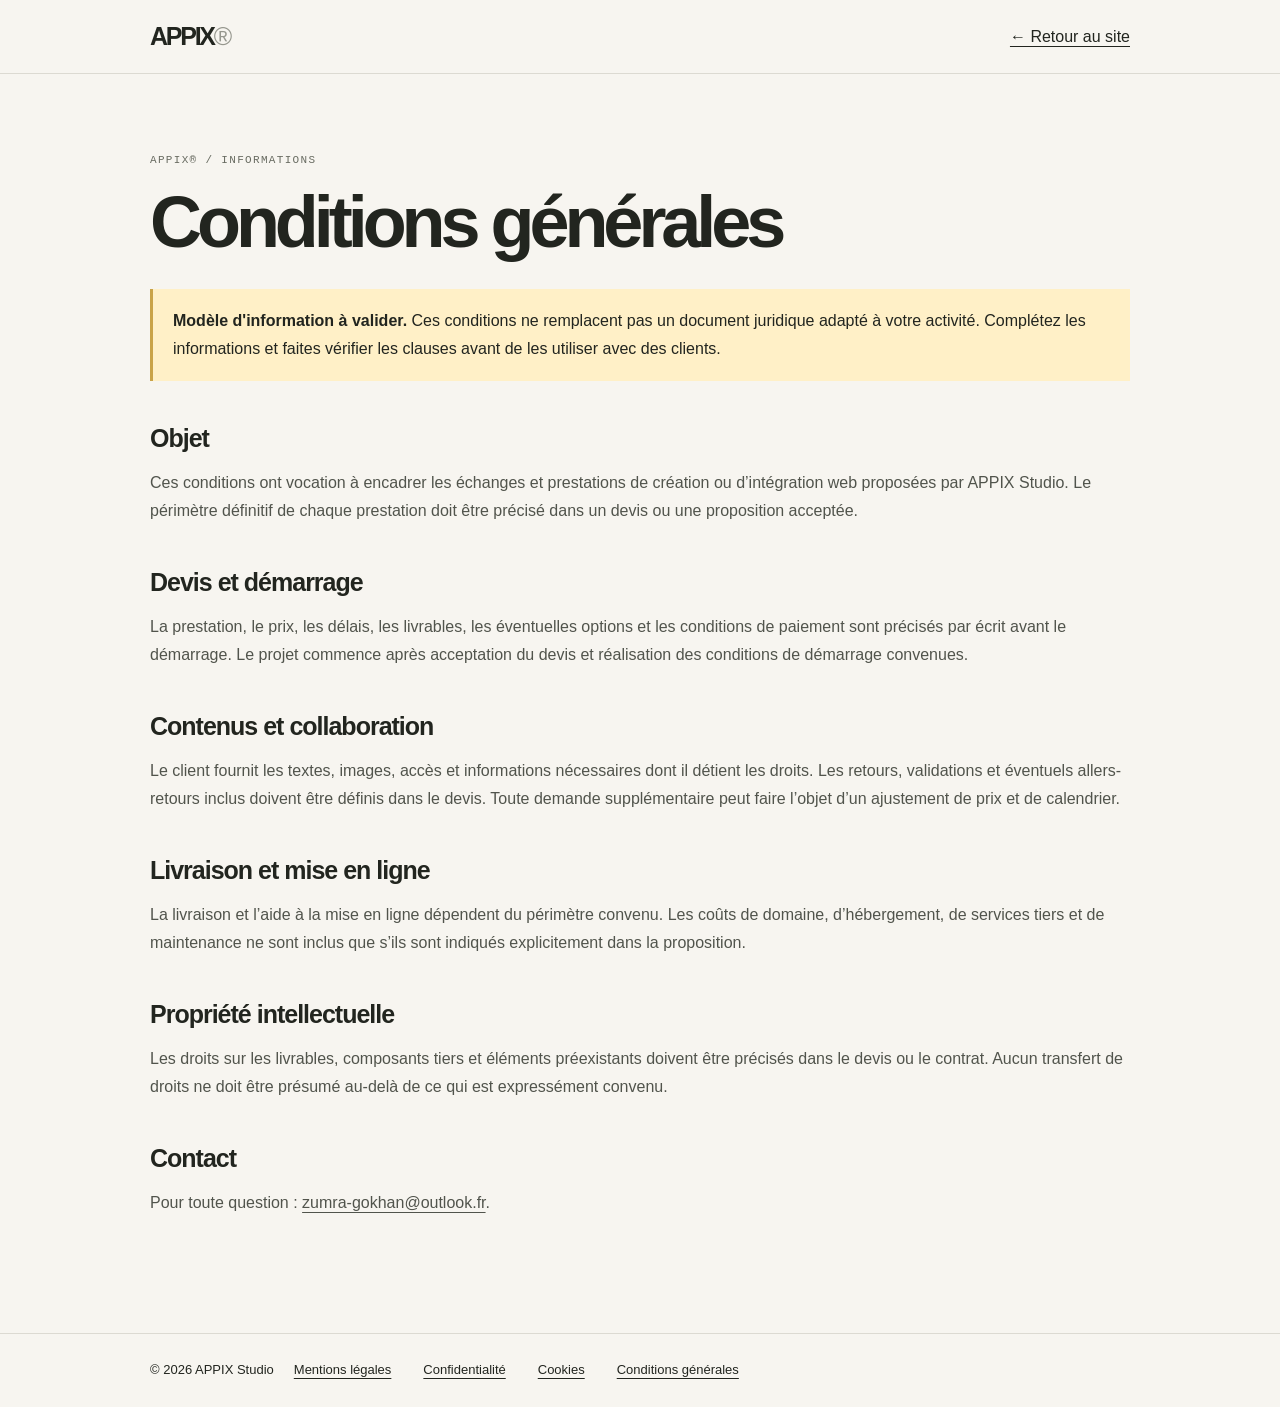
<file: conditions-generales.html>
<!doctype html><html lang="fr"><head><meta charset="utf-8"><meta name="viewport" content="width=device-width,initial-scale=1"><meta name="theme-color" content="#f7f5f0"><title>Conditions générales — APPIX®</title><style>:root{--paper:#f7f5f0;--ink:#22251f;--muted:#686b61;--line:#dcdad2;--sans:Manrope,Arial,sans-serif;--body:'DM Sans',Arial,sans-serif}*{box-sizing:border-box}body{margin:0;background:var(--paper);color:var(--ink);font:16px/1.75 var(--body)}a{color:inherit;text-underline-offset:4px}.top{padding:22px max(22px,calc((100vw - 980px)/2));border-bottom:1px solid var(--line);display:flex;justify-content:space-between;align-items:center}.logo{font:800 25px var(--sans);letter-spacing:-.09em;text-decoration:none}.wrap{width:min(980px,calc(100% - 40px));margin:0 auto;padding:70px 0 100px}.eyebrow{font:11px monospace;text-transform:uppercase;letter-spacing:.12em;color:var(--muted)}h1{font:600 clamp(38px,7vw,72px)/1.02 var(--sans);letter-spacing:-.07em;margin:14px 0 30px}h2{font:600 25px/1.2 var(--sans);letter-spacing:-.04em;margin:42px 0 12px}p,li{color:#51544c}.notice{padding:18px 20px;background:#fff0c7;border-left:3px solid #c9a348;margin:25px 0}footer{border-top:1px solid var(--line);padding:25px max(22px,calc((100vw - 980px)/2));display:flex;gap:20px;flex-wrap:wrap;font-size:13px}footer a{margin-right:12px}:focus-visible{outline:3px solid #789b3f;outline-offset:4px}</style></head><body><header class="top"><a class="logo" href="index.html">APPIX<span style="color:#96978e;font-weight:400">®</span></a><a href="index.html">← Retour au site</a></header><main class="wrap"><span class="eyebrow">APPIX® / Informations</span><h1>Conditions générales</h1><div class="notice"><strong>Modèle d'information à valider.</strong> Ces conditions ne remplacent pas un document juridique adapté à votre activité. Complétez les informations et faites vérifier les clauses avant de les utiliser avec des clients.</div><h2>Objet</h2><p>Ces conditions ont vocation à encadrer les échanges et prestations de création ou d’intégration web proposées par APPIX Studio. Le périmètre définitif de chaque prestation doit être précisé dans un devis ou une proposition acceptée.</p><h2>Devis et démarrage</h2><p>La prestation, le prix, les délais, les livrables, les éventuelles options et les conditions de paiement sont précisés par écrit avant le démarrage. Le projet commence après acceptation du devis et réalisation des conditions de démarrage convenues.</p><h2>Contenus et collaboration</h2><p>Le client fournit les textes, images, accès et informations nécessaires dont il détient les droits. Les retours, validations et éventuels allers-retours inclus doivent être définis dans le devis. Toute demande supplémentaire peut faire l’objet d’un ajustement de prix et de calendrier.</p><h2>Livraison et mise en ligne</h2><p>La livraison et l’aide à la mise en ligne dépendent du périmètre convenu. Les coûts de domaine, d’hébergement, de services tiers et de maintenance ne sont inclus que s’ils sont indiqués explicitement dans la proposition.</p><h2>Propriété intellectuelle</h2><p>Les droits sur les livrables, composants tiers et éléments préexistants doivent être précisés dans le devis ou le contrat. Aucun transfert de droits ne doit être présumé au-delà de ce qui est expressément convenu.</p><h2>Contact</h2><p>Pour toute question : <a href="mailto:zumra-gokhan@outlook.fr">zumra-gokhan@outlook.fr</a>.</p></main><footer><span>© <span id="year"></span> APPIX Studio</span><a href="mentions-legales.html">Mentions légales</a><a href="politique-confidentialite.html">Confidentialité</a><a href="politique-cookies.html">Cookies</a><a href="conditions-generales.html">Conditions générales</a></footer><script>document.getElementById('year').textContent=new Date().getFullYear()</script></body></html>
</file>
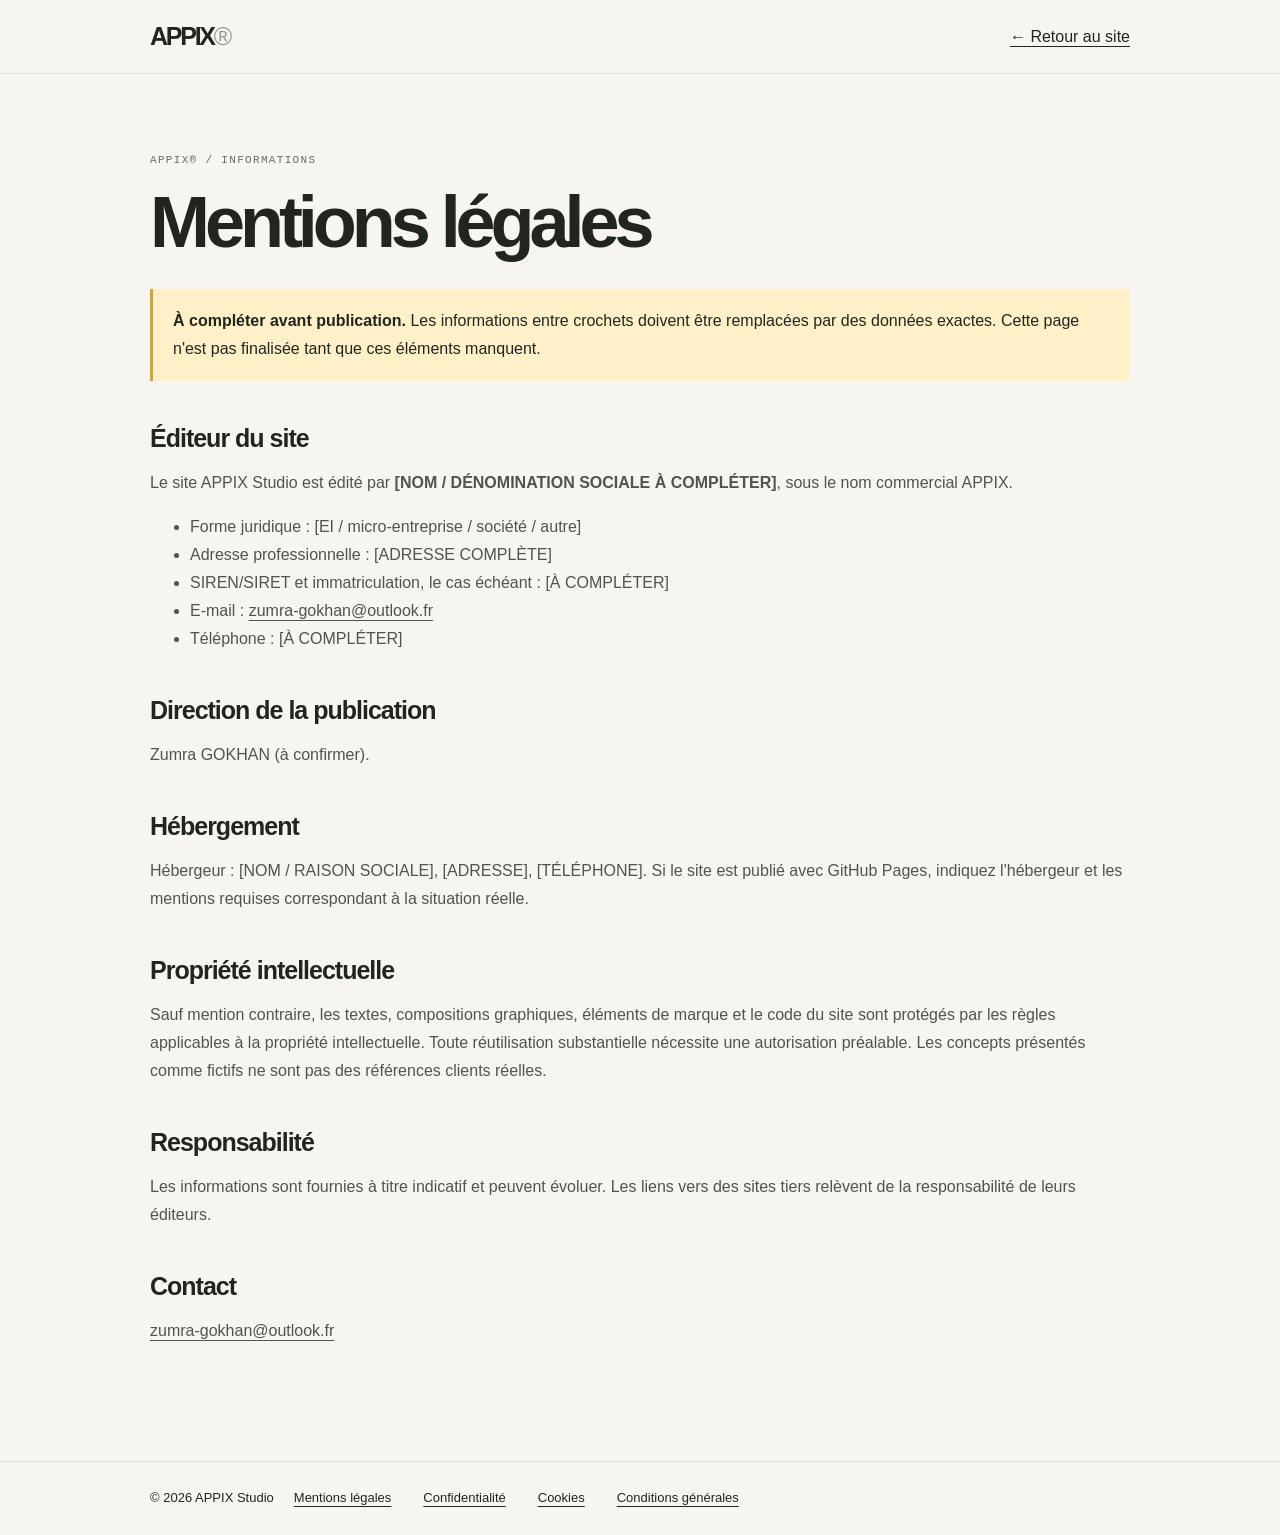
<file: mentions-legales.html>
<!doctype html><html lang="fr"><head><meta charset="utf-8"><meta name="viewport" content="width=device-width,initial-scale=1"><meta name="theme-color" content="#f7f5f0"><title>Mentions légales — APPIX®</title><style>:root{--paper:#f7f5f0;--ink:#22251f;--muted:#686b61;--line:#dcdad2;--sans:Manrope,Arial,sans-serif;--body:'DM Sans',Arial,sans-serif}*{box-sizing:border-box}body{margin:0;background:var(--paper);color:var(--ink);font:16px/1.75 var(--body)}a{color:inherit;text-underline-offset:4px}.top{padding:22px max(22px,calc((100vw - 980px)/2));border-bottom:1px solid var(--line);display:flex;justify-content:space-between;align-items:center}.logo{font:800 25px var(--sans);letter-spacing:-.09em;text-decoration:none}.wrap{width:min(980px,calc(100% - 40px));margin:0 auto;padding:70px 0 100px}.eyebrow{font:11px monospace;text-transform:uppercase;letter-spacing:.12em;color:var(--muted)}h1{font:600 clamp(38px,7vw,72px)/1.02 var(--sans);letter-spacing:-.07em;margin:14px 0 30px}h2{font:600 25px/1.2 var(--sans);letter-spacing:-.04em;margin:42px 0 12px}p,li{color:#51544c}.notice{padding:18px 20px;background:#fff0c7;border-left:3px solid #c9a348;margin:25px 0}footer{border-top:1px solid var(--line);padding:25px max(22px,calc((100vw - 980px)/2));display:flex;gap:20px;flex-wrap:wrap;font-size:13px}footer a{margin-right:12px}:focus-visible{outline:3px solid #789b3f;outline-offset:4px}</style></head><body><header class="top"><a class="logo" href="index.html">APPIX<span style="color:#96978e;font-weight:400">®</span></a><a href="index.html">← Retour au site</a></header><main class="wrap"><span class="eyebrow">APPIX® / Informations</span><h1>Mentions légales</h1><div class="notice"><strong>À compléter avant publication.</strong> Les informations entre crochets doivent être remplacées par des données exactes. Cette page n'est pas finalisée tant que ces éléments manquent.</div><h2>Éditeur du site</h2><p>Le site APPIX Studio est édité par <strong>[NOM / DÉNOMINATION SOCIALE À COMPLÉTER]</strong>, sous le nom commercial APPIX.</p><ul><li>Forme juridique : [EI / micro-entreprise / société / autre]</li><li>Adresse professionnelle : [ADRESSE COMPLÈTE]</li><li>SIREN/SIRET et immatriculation, le cas échéant : [À COMPLÉTER]</li><li>E-mail : <a href="mailto:zumra-gokhan@outlook.fr">zumra-gokhan@outlook.fr</a></li><li>Téléphone : [À COMPLÉTER]</li></ul><h2>Direction de la publication</h2><p>Zumra GOKHAN (à confirmer).</p><h2>Hébergement</h2><p>Hébergeur : [NOM / RAISON SOCIALE], [ADRESSE], [TÉLÉPHONE]. Si le site est publié avec GitHub Pages, indiquez l'hébergeur et les mentions requises correspondant à la situation réelle.</p><h2>Propriété intellectuelle</h2><p>Sauf mention contraire, les textes, compositions graphiques, éléments de marque et le code du site sont protégés par les règles applicables à la propriété intellectuelle. Toute réutilisation substantielle nécessite une autorisation préalable. Les concepts présentés comme fictifs ne sont pas des références clients réelles.</p><h2>Responsabilité</h2><p>Les informations sont fournies à titre indicatif et peuvent évoluer. Les liens vers des sites tiers relèvent de la responsabilité de leurs éditeurs.</p><h2>Contact</h2><p><a href="mailto:zumra-gokhan@outlook.fr">zumra-gokhan@outlook.fr</a></p></main><footer><span>© <span id="year"></span> APPIX Studio</span><a href="mentions-legales.html">Mentions légales</a><a href="politique-confidentialite.html">Confidentialité</a><a href="politique-cookies.html">Cookies</a><a href="conditions-generales.html">Conditions générales</a></footer><script>document.getElementById('year').textContent=new Date().getFullYear()</script></body></html>
</file>
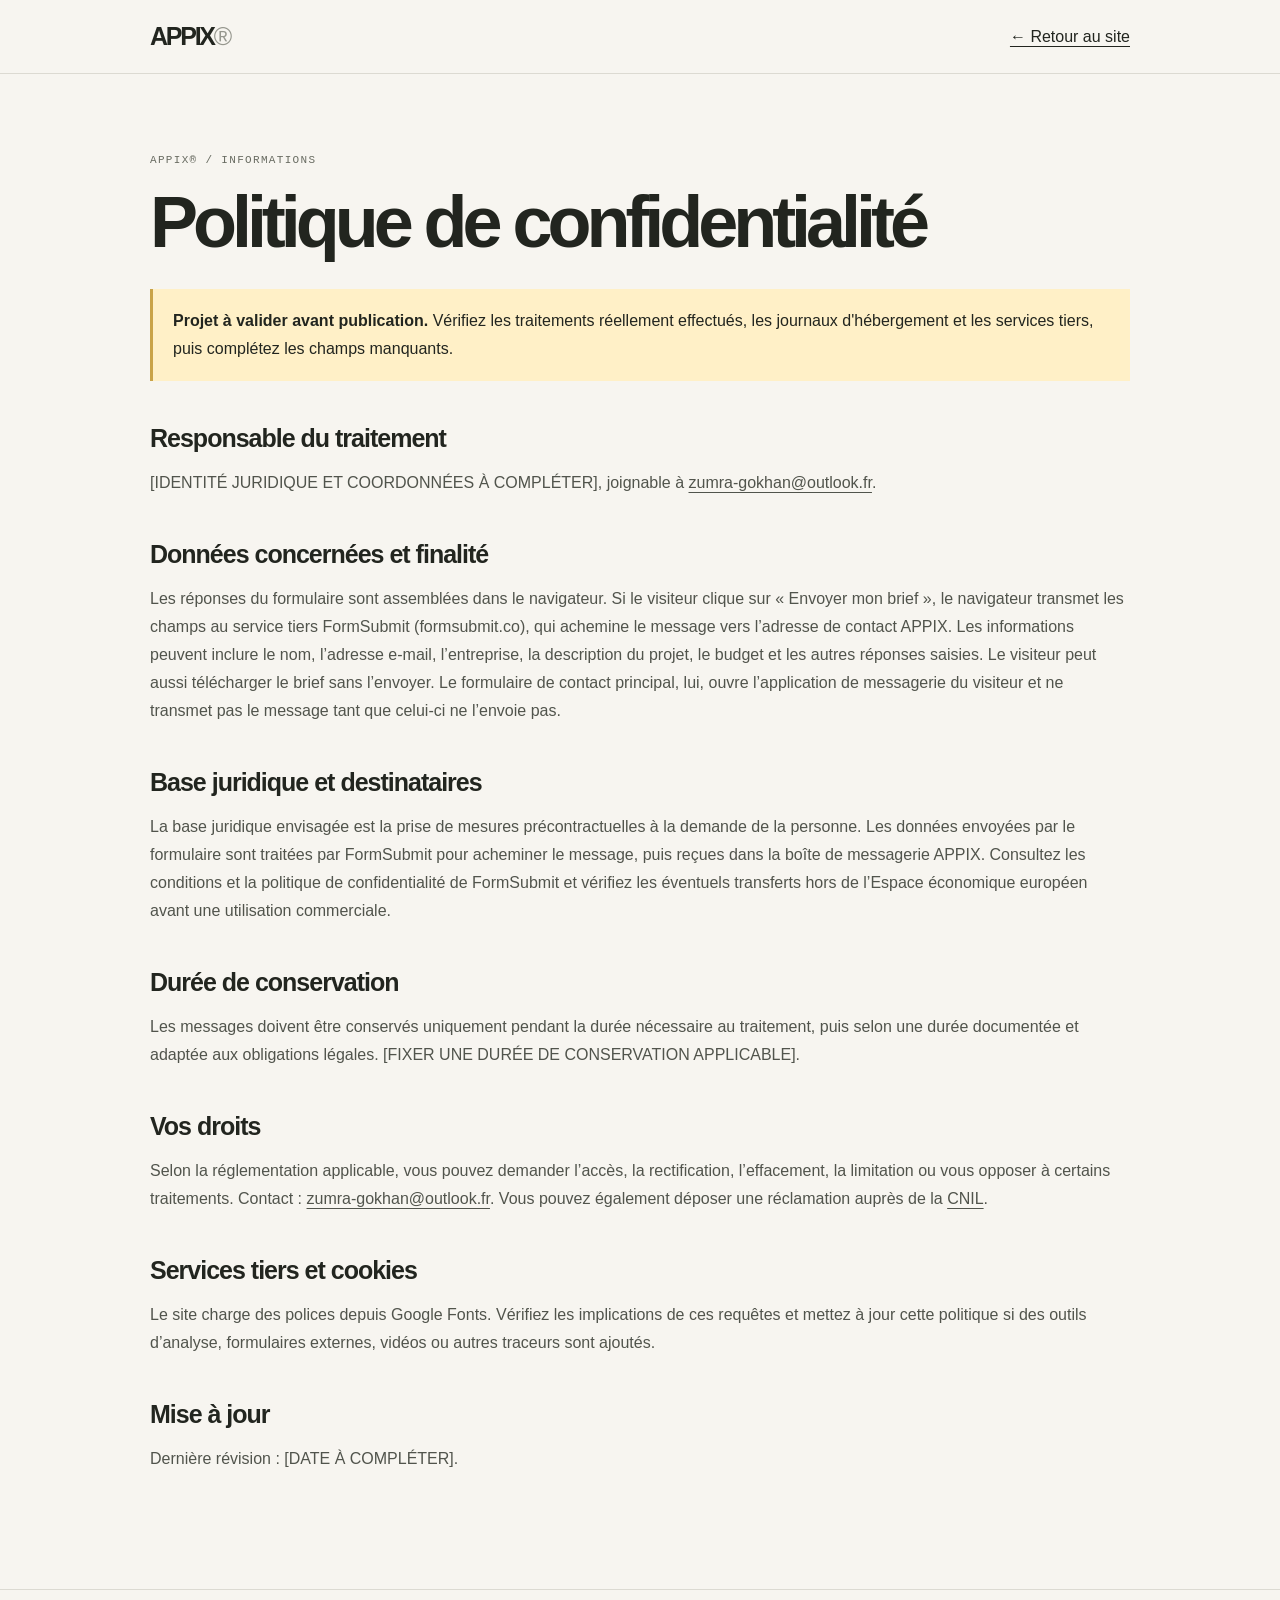
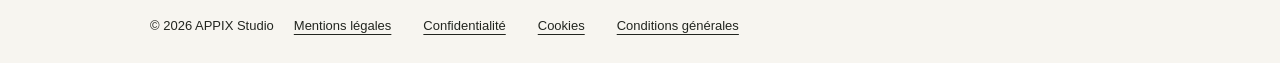
<file: politique-confidentialite.html>
<!doctype html><html lang="fr"><head><meta charset="utf-8"><meta name="viewport" content="width=device-width,initial-scale=1"><meta name="theme-color" content="#f7f5f0"><title>Politique de confidentialité — APPIX®</title><style>:root{--paper:#f7f5f0;--ink:#22251f;--muted:#686b61;--line:#dcdad2;--sans:Manrope,Arial,sans-serif;--body:'DM Sans',Arial,sans-serif}*{box-sizing:border-box}body{margin:0;background:var(--paper);color:var(--ink);font:16px/1.75 var(--body)}a{color:inherit;text-underline-offset:4px}.top{padding:22px max(22px,calc((100vw - 980px)/2));border-bottom:1px solid var(--line);display:flex;justify-content:space-between;align-items:center}.logo{font:800 25px var(--sans);letter-spacing:-.09em;text-decoration:none}.wrap{width:min(980px,calc(100% - 40px));margin:0 auto;padding:70px 0 100px}.eyebrow{font:11px monospace;text-transform:uppercase;letter-spacing:.12em;color:var(--muted)}h1{font:600 clamp(38px,7vw,72px)/1.02 var(--sans);letter-spacing:-.07em;margin:14px 0 30px}h2{font:600 25px/1.2 var(--sans);letter-spacing:-.04em;margin:42px 0 12px}p,li{color:#51544c}.notice{padding:18px 20px;background:#fff0c7;border-left:3px solid #c9a348;margin:25px 0}footer{border-top:1px solid var(--line);padding:25px max(22px,calc((100vw - 980px)/2));display:flex;gap:20px;flex-wrap:wrap;font-size:13px}footer a{margin-right:12px}:focus-visible{outline:3px solid #789b3f;outline-offset:4px}</style></head><body><header class="top"><a class="logo" href="index.html">APPIX<span style="color:#96978e;font-weight:400">®</span></a><a href="index.html">← Retour au site</a></header><main class="wrap"><span class="eyebrow">APPIX® / Informations</span><h1>Politique de confidentialité</h1><div class="notice"><strong>Projet à valider avant publication.</strong> Vérifiez les traitements réellement effectués, les journaux d'hébergement et les services tiers, puis complétez les champs manquants.</div><h2>Responsable du traitement</h2><p>[IDENTITÉ JURIDIQUE ET COORDONNÉES À COMPLÉTER], joignable à <a href="mailto:zumra-gokhan@outlook.fr">zumra-gokhan@outlook.fr</a>.</p><h2>Données concernées et finalité</h2><p>Les réponses du formulaire sont assemblées dans le navigateur. Si le visiteur clique sur « Envoyer mon brief », le navigateur transmet les champs au service tiers FormSubmit (formsubmit.co), qui achemine le message vers l’adresse de contact APPIX. Les informations peuvent inclure le nom, l’adresse e-mail, l’entreprise, la description du projet, le budget et les autres réponses saisies. Le visiteur peut aussi télécharger le brief sans l’envoyer. Le formulaire de contact principal, lui, ouvre l’application de messagerie du visiteur et ne transmet pas le message tant que celui-ci ne l’envoie pas.</p><h2>Base juridique et destinataires</h2><p>La base juridique envisagée est la prise de mesures précontractuelles à la demande de la personne. Les données envoyées par le formulaire sont traitées par FormSubmit pour acheminer le message, puis reçues dans la boîte de messagerie APPIX. Consultez les conditions et la politique de confidentialité de FormSubmit et vérifiez les éventuels transferts hors de l’Espace économique européen avant une utilisation commerciale.</p><h2>Durée de conservation</h2><p>Les messages doivent être conservés uniquement pendant la durée nécessaire au traitement, puis selon une durée documentée et adaptée aux obligations légales. [FIXER UNE DURÉE DE CONSERVATION APPLICABLE].</p><h2>Vos droits</h2><p>Selon la réglementation applicable, vous pouvez demander l’accès, la rectification, l’effacement, la limitation ou vous opposer à certains traitements. Contact : <a href="mailto:zumra-gokhan@outlook.fr">zumra-gokhan@outlook.fr</a>. Vous pouvez également déposer une réclamation auprès de la <a href="https://www.cnil.fr/">CNIL</a>.</p><h2>Services tiers et cookies</h2><p>Le site charge des polices depuis Google Fonts. Vérifiez les implications de ces requêtes et mettez à jour cette politique si des outils d’analyse, formulaires externes, vidéos ou autres traceurs sont ajoutés.</p><h2>Mise à jour</h2><p>Dernière révision : [DATE À COMPLÉTER].</p></main><footer><span>© <span id="year"></span> APPIX Studio</span><a href="mentions-legales.html">Mentions légales</a><a href="politique-confidentialite.html">Confidentialité</a><a href="politique-cookies.html">Cookies</a><a href="conditions-generales.html">Conditions générales</a></footer><script>document.getElementById('year').textContent=new Date().getFullYear()</script></body></html>
</file>
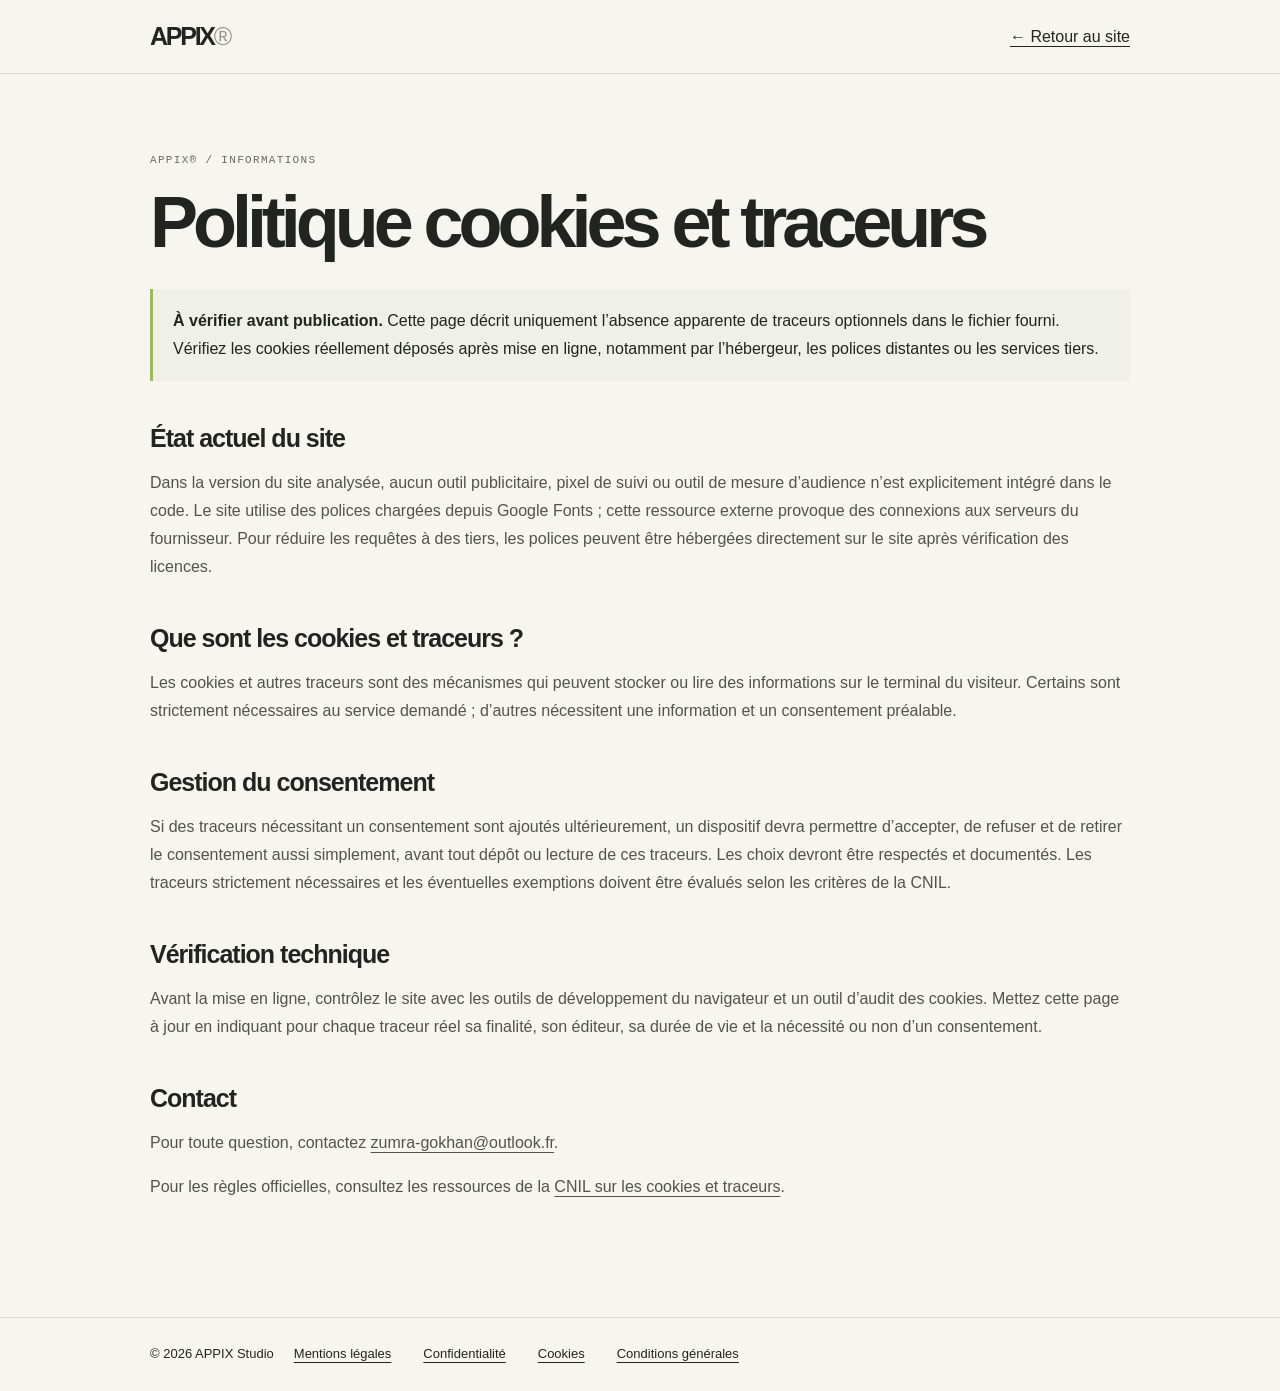
<file: politique-cookies.html>
<!doctype html><html lang="fr"><head><meta charset="utf-8"><meta name="viewport" content="width=device-width,initial-scale=1"><meta name="theme-color" content="#f7f5f0"><title>Politique cookies et traceurs — APPIX®</title><style>
:root{--paper:#f7f5f0;--ink:#22251f;--muted:#686b61;--line:#dcdad2;--accent:#c9f06b;--sans:Manrope,Arial,sans-serif;--body:'DM Sans',Arial,sans-serif}*{box-sizing:border-box}body{margin:0;background:var(--paper);color:var(--ink);font:16px/1.75 var(--body)}a{color:inherit;text-underline-offset:4px}.top{padding:22px max(22px,calc((100vw - 980px)/2));border-bottom:1px solid var(--line);display:flex;justify-content:space-between;align-items:center}.logo{font:800 25px var(--sans);letter-spacing:-.09em;text-decoration:none}.wrap{width:min(980px,calc(100% - 40px));margin:0 auto;padding:70px 0 100px}.eyebrow{font:11px monospace;text-transform:uppercase;letter-spacing:.12em;color:var(--muted)}h1{font:600 clamp(38px,7vw,72px)/1.02 var(--sans);letter-spacing:-.07em;margin:14px 0 30px}h2{font:600 25px/1.2 var(--sans);letter-spacing:-.04em;margin:42px 0 12px}p,li{color:#51544c}.notice{padding:18px 20px;background:#eff0e7;border-left:3px solid #9ab95c;margin:25px 0}.placeholder{background:#fff0c7;padding:2px 5px;border-radius:3px;font-weight:600;color:#5c4513}footer{border-top:1px solid var(--line);padding:25px max(22px,calc((100vw - 980px)/2));display:flex;gap:20px;flex-wrap:wrap;font-size:13px}footer a{margin-right:12px}:focus-visible{outline:3px solid #789b3f;outline-offset:4px}
</style></head><body><header class="top"><a class="logo" href="index.html">APPIX<span style="color:#96978e;font-weight:400">®</span></a><a href="index.html">← Retour au site</a></header><main class="wrap"><span class="eyebrow">APPIX® / Informations</span><h1>Politique cookies et traceurs</h1><div class="notice"><strong>À vérifier avant publication.</strong> Cette page décrit uniquement l’absence apparente de traceurs optionnels dans le fichier fourni. Vérifiez les cookies réellement déposés après mise en ligne, notamment par l’hébergeur, les polices distantes ou les services tiers.</div>
<h2>État actuel du site</h2><p>Dans la version du site analysée, aucun outil publicitaire, pixel de suivi ou outil de mesure d’audience n’est explicitement intégré dans le code. Le site utilise des polices chargées depuis Google Fonts ; cette ressource externe provoque des connexions aux serveurs du fournisseur. Pour réduire les requêtes à des tiers, les polices peuvent être hébergées directement sur le site après vérification des licences.</p>
<h2>Que sont les cookies et traceurs ?</h2><p>Les cookies et autres traceurs sont des mécanismes qui peuvent stocker ou lire des informations sur le terminal du visiteur. Certains sont strictement nécessaires au service demandé ; d’autres nécessitent une information et un consentement préalable.</p>
<h2>Gestion du consentement</h2><p>Si des traceurs nécessitant un consentement sont ajoutés ultérieurement, un dispositif devra permettre d’accepter, de refuser et de retirer le consentement aussi simplement, avant tout dépôt ou lecture de ces traceurs. Les choix devront être respectés et documentés. Les traceurs strictement nécessaires et les éventuelles exemptions doivent être évalués selon les critères de la CNIL.</p>
<h2>Vérification technique</h2><p>Avant la mise en ligne, contrôlez le site avec les outils de développement du navigateur et un outil d’audit des cookies. Mettez cette page à jour en indiquant pour chaque traceur réel sa finalité, son éditeur, sa durée de vie et la nécessité ou non d’un consentement.</p>
<h2>Contact</h2><p>Pour toute question, contactez <a href="mailto:zumra-gokhan@outlook.fr">zumra-gokhan@outlook.fr</a>.</p><p>Pour les règles officielles, consultez les ressources de la <a href="https://www.cnil.fr/fr/cookies-et-autres-traceurs/regles" rel="noopener noreferrer">CNIL sur les cookies et traceurs</a>.</p></main><footer><span>© <span id="year"></span> APPIX Studio</span><a href="mentions-legales.html">Mentions légales</a><a href="politique-confidentialite.html">Confidentialité</a><a href="politique-cookies.html">Cookies</a><a href="conditions-generales.html">Conditions générales</a></footer><script>document.getElementById('year').textContent=new Date().getFullYear()</script></body></html>
</file>
<file: style.css>
/* APPIX — refonte : encre + papier + citron + corail. Animations : transform/opacity/translate. */
:root{--paper:#f7f5f0;--ink:#16180f;--muted:#5d6055;--line:#d9d7cd;--lime:#c9f06b;--coral:#ff6b4a;--sans:Manrope,system-ui,sans-serif;--body:'DM Sans',system-ui,sans-serif;--mono:'DM Mono',ui-monospace,monospace;--serif:Georgia,serif;--e:cubic-bezier(.2,.8,.2,1)}
*{box-sizing:border-box}html{scroll-behavior:smooth;scroll-padding-top:84px}
body{margin:0;background:var(--paper);color:var(--ink);font:16px/1.6 var(--body);overflow-x:hidden;-webkit-font-smoothing:antialiased}
a{color:inherit;text-decoration:none}button,input,select,textarea{font:inherit;color:inherit}button{cursor:pointer}
h1,h2,h3{font-family:var(--sans);margin:0;font-weight:700}em,i{font-family:var(--serif);font-weight:400}
.wrap{width:min(1180px,calc(100% - 40px));margin:auto}.sec{padding:120px 0}
.eyebrow{font:11px var(--mono);letter-spacing:.13em;text-transform:uppercase;color:var(--muted)}
h2.big{font-size:clamp(40px,6.2vw,84px);line-height:.95;letter-spacing:-.07em;margin:14px 0 0}
:focus-visible{outline:3px solid var(--coral);outline-offset:3px;border-radius:4px}
.skip{position:fixed;left:10px;top:10px;z-index:99;background:var(--ink);color:#fff;padding:10px 14px;border-radius:8px;transform:translateY(-200%)}.skip:focus{transform:none}
.progress{position:fixed;top:0;left:0;height:4px;width:100%;background:var(--coral);transform:scaleX(0);transform-origin:0;z-index:70}
.nav{position:sticky;top:0;z-index:60;background:#f7f5f0e8;backdrop-filter:blur(12px);border-bottom:1px solid var(--line)}
.nav .wrap{height:72px;display:flex;align-items:center;justify-content:space-between}
.logo{font:800 26px var(--sans);letter-spacing:-.09em}.logo span{color:var(--coral);font-weight:400;display:inline-block;transition:transform .5s var(--e)}.logo:hover span{transform:rotate(180deg)}
.links{display:flex;gap:28px;align-items:center;font-size:13px;font-weight:500}
.links a:not(.btn){position:relative;padding:10px 0}
.links a:not(.btn)::after{content:"";position:absolute;left:0;right:0;bottom:4px;height:2px;background:var(--coral);transform:scaleX(0);transform-origin:left;transition:transform .35s var(--e)}
.links a:hover::after,.links a[aria-current]::after{transform:scaleX(1)}
.menu{display:none;width:48px;height:48px;border:1.5px solid var(--ink);border-radius:50%;background:none;position:relative}
.menu i{position:absolute;left:14px;right:14px;height:2px;background:var(--ink);transition:transform .35s var(--e),opacity .2s}.menu i:nth-child(1){top:18px}.menu i:nth-child(2){top:28px}
.menu[aria-expanded=true] i:nth-child(1){transform:translateY(5px) rotate(45deg)}.menu[aria-expanded=true] i:nth-child(2){transform:translateY(-5px) rotate(-45deg)}
.btn{position:relative;overflow:hidden;isolation:isolate;display:inline-flex;gap:12px;align-items:center;justify-content:center;min-height:48px;padding:14px 24px;border-radius:99px;border:1.5px solid var(--ink);font-weight:700;font-size:14px;background:transparent;transition:color .3s,transform .25s var(--e)}
.btn::before{content:"";position:absolute;inset:0;background:var(--lime);border-radius:50% 50% 0 0/100% 100% 0 0;transform:translateY(101%);transition:transform .45s var(--e);z-index:-1}
.btn:hover::before,.btn:focus-visible::before{transform:none;border-radius:0}.btn:hover{transform:translateY(-3px);color:var(--ink)}.btn:active{transform:scale(.95)}
.btn b{display:inline-block;transition:transform .35s var(--e)}.btn:hover b{transform:translate(3px,-3px) rotate(15deg)}
.btn-d{background:var(--ink);color:#fff}.btn-l{background:var(--lime);color:var(--ink);border-color:var(--lime)}.btn-l::before{background:var(--paper)}
.hero{background:var(--ink);color:var(--paper);position:relative;overflow:hidden;padding:72px 0 150px}
.hero .wrap{display:grid;grid-template-columns:1.15fr .85fr;gap:30px;align-items:center;position:relative}
.pill{display:inline-flex;gap:9px;align-items:center;border:1px solid #ffffff40;border-radius:99px;padding:9px 14px;font-size:12px;margin-bottom:28px}
.dot{width:8px;height:8px;border-radius:50%;background:var(--lime);animation:pulse 1.8s ease-in-out infinite}
.hero h1{font-size:clamp(50px,7.4vw,112px);line-height:.9;letter-spacing:-.08em}
.ln{display:block;overflow:hidden;padding-bottom:.08em}.ln>span{display:inline-block;transform:translateY(110%);animation:up 1.1s var(--e) forwards;animation-delay:calc(var(--i)*.14s + .15s)}
.ln i{color:var(--lime);letter-spacing:-.05em}.ln .out{-webkit-text-stroke:1.5px var(--paper);color:transparent}
.hero p.lead{max-width:470px;color:#c9cbc0;margin:28px 0 30px;opacity:0;animation:fade .9s .8s forwards}
.cta{display:flex;gap:12px;flex-wrap:wrap;opacity:0;animation:fade .9s 1s forwards}.hero .btn:not(.btn-l){border-color:var(--paper)}.hero .btn:not(.btn-l):hover{border-color:var(--lime)}
.stage{position:relative;aspect-ratio:1;max-width:520px;width:100%;margin-left:auto;translate:0 var(--py,0)}
.stage>*{position:absolute;translate:calc(var(--mx,0)*var(--d,0)*-1px) calc(var(--my,0)*var(--d,0)*-1px);transition:translate .5s var(--e)}
.orb{inset:16%;border-radius:50%;background:radial-gradient(circle at 32% 28%,#faffdf,#c9f06b 22%,#7c9a45 55%,#26301b);box-shadow:inset -22px -28px 60px #0006,0 0 90px #c9f06b30;animation:bob 7s ease-in-out infinite}
.ring{inset:4%;border:1px dashed #ffffff55;border-radius:50%;animation:spin 26s linear infinite}.ring::after{content:"";position:absolute;top:-7px;left:50%;width:14px;height:14px;border-radius:50%;background:var(--coral)}
.win{background:var(--paper);color:var(--ink);border-radius:12px;padding:10px 12px 14px;width:42%;box-shadow:0 24px 50px #0006;font:700 clamp(15px,2.2vw,26px)/1 var(--sans);letter-spacing:-.05em}
.win::before{content:"● ● ●";display:block;font-size:7px;letter-spacing:3px;color:#a9aa9f;margin-bottom:10px}.win s{display:block;height:6px;border-radius:9px;background:#d9d7cd;margin-top:8px;text-decoration:none}.win s+s{width:60%}
.w1{left:-4%;top:10%;--d:46;animation:f1 6s ease-in-out infinite}.w2{right:-6%;top:44%;--d:70;width:38%;background:var(--lime);animation:f2 7.5s ease-in-out infinite}.w3{left:8%;bottom:2%;--d:28;width:36%;background:var(--coral);color:#fff;animation:f3 9s ease-in-out infinite}.w3 s{background:#fff6}
.badge{right:6%;top:-2%;width:26%;--d:90;animation:spin 18s linear infinite}.badge text{font:600 10.5px var(--mono);letter-spacing:.14em;fill:var(--lime)}
.star{left:46%;top:2%;font-size:34px;color:var(--coral);--d:20;animation:spin 10s linear infinite}
.marq{background:var(--lime);color:var(--ink);transform:rotate(-2.2deg);margin:-62px -30px 0;position:relative;z-index:3;overflow:hidden;white-space:nowrap;border-block:2px solid var(--ink)}
.mt{display:flex;width:max-content;animation:run 30s linear infinite}.marq:hover .mt{animation-play-state:paused}
.mt div{display:flex;gap:34px;padding:16px 17px;font:800 clamp(18px,2.6vw,30px) var(--sans);letter-spacing:-.04em;text-transform:uppercase}.mt span{color:var(--coral)}
.js .rv{opacity:0;transform:translateY(46px);transition:opacity .9s var(--e),transform .9s var(--e);transition-delay:var(--dl,0ms)}.js .rv.in{opacity:1;transform:none}
.js .row.rv{transition:opacity .9s var(--e) var(--dl,0ms),transform .9s var(--e) var(--dl,0ms),padding .4s var(--e)}
.about{display:grid;grid-template-columns:.8fr 1.2fr;gap:80px;align-items:center}
.seal{aspect-ratio:1;max-width:400px;position:relative;display:grid;place-items:center}.seal svg{position:absolute;inset:0;animation:spin 30s linear infinite}.seal text{font:500 12px var(--mono);letter-spacing:.2em;fill:var(--ink)}
.seal strong{font:800 clamp(46px,7vw,84px) var(--sans);letter-spacing:-.1em;background:var(--lime);border-radius:50%;width:62%;aspect-ratio:1;display:grid;place-items:center;transition:transform .6s var(--e)}.seal:hover strong{transform:rotate(-8deg) scale(1.06)}
.about p{color:var(--muted);max-width:540px;margin:20px 0 0}.stats{display:flex;gap:34px;flex-wrap:wrap;margin-top:34px;padding-top:24px;border-top:1px solid var(--line)}.stats b{font:700 26px var(--sans);letter-spacing:-.05em;display:block}.stats span{font-size:12px;color:var(--muted)}
.svc{margin-top:50px;border-top:2px solid var(--ink)}
.row{display:grid;grid-template-columns:70px 1.1fr 1.4fr 40px;gap:20px;align-items:center;padding:26px 14px;border-bottom:1px solid var(--line);position:relative;overflow:hidden;isolation:isolate;transition:padding .4s var(--e)}
.row::before{content:"";position:absolute;inset:0;background:var(--lime);transform:scaleY(0);transform-origin:bottom;transition:transform .4s var(--e);z-index:-1}
.row:hover,.row:focus-within{padding-left:34px}.row:hover::before{transform:scaleY(1)}
.row small{font:11px var(--mono);color:var(--muted)}.row h3{font-size:clamp(22px,2.8vw,34px);letter-spacing:-.05em}.row p{margin:0;font-size:14px;color:var(--muted)}.row:hover p{color:var(--ink)}
.row .ar{font-size:24px;transition:transform .4s var(--e)}.row:hover .ar{transform:rotate(45deg) scale(1.2)}
.work{background:#ebe9e0}.hd{display:flex;justify-content:space-between;align-items:end;gap:24px;flex-wrap:wrap;margin-bottom:46px}
.fl{display:flex;gap:8px;flex-wrap:wrap}.fl button{min-height:44px;border:1.5px solid var(--ink);background:none;border-radius:99px;padding:8px 18px;font-size:13px;font-weight:600;transition:background .25s,color .25s,transform .2s}.fl button:hover{transform:translateY(-2px)}.fl button.on{background:var(--ink);color:#fff}
.grid{display:grid;grid-template-columns:repeat(12,1fr);gap:44px 24px}.proj{grid-column:span 6;min-width:0}.proj:nth-child(4n+1),.proj:nth-child(4n){grid-column:span 7}.proj:nth-child(4n+2),.proj:nth-child(4n+3){grid-column:span 5}.proj[hidden]{display:none}
.pv{height:400px;border-radius:16px;position:relative;overflow:hidden;isolation:isolate;transform:perspective(900px) rotateX(var(--rx,0deg)) rotateY(var(--ry,0deg));transition:transform .35s var(--e),box-shadow .35s}.proj:hover .pv{box-shadow:0 30px 60px #16180f2e}
.pv>*{position:absolute}.tag{left:16px;top:16px;z-index:3;background:var(--paper);border-radius:99px;padding:7px 12px;font:10px var(--mono);text-transform:uppercase;letter-spacing:.07em}
.pv h4{font:700 clamp(30px,4.2vw,58px)/.92 var(--sans);letter-spacing:-.07em;margin:0;left:7%;bottom:9%;z-index:2}.pv h4 i{display:block}
.pv small{right:18px;bottom:16px;font:9px var(--mono);letter-spacing:.1em;z-index:2}
.p1{background:#d7d9cc}.p1 .arch{width:42%;height:72%;right:8%;bottom:-6%;border-radius:50% 50% 0 0;background:linear-gradient(135deg,#c6c9b6,#7f9170);transition:transform .7s var(--e)}.p1 .arch+.arch{width:20%;height:38%;right:56%;background:#e7d8c1}.proj:hover .p1 .arch{transform:translateY(-14px)}.p1 h4{top:30%;bottom:auto}
.p2{background:#c5b9a4;color:#3a352e}.p2 .z{font:italic 330px/.8 var(--serif);right:6%;top:6%;color:#e6dfd1;transition:transform .7s var(--e)}.proj:hover .p2 .z{transform:rotate(-6deg) scale(1.05)}.p2 .or{width:170px;height:170px;border:1px solid #655c4e99;border-radius:50%;left:10%;top:16%;box-shadow:0 0 0 22px #ffffff22,0 0 0 44px #ffffff14;animation:bob 8s ease-in-out infinite}
.p3{background:var(--lime)}.p3 .st{font-size:230px;line-height:1;right:-2%;top:-6%;color:var(--ink);animation:spin 22s linear infinite}.proj:hover .p3 .st{animation-duration:5s}
.p4{background:#16180f;color:var(--paper)}.px{inset:0;display:grid;grid-template-columns:repeat(10,1fr);gap:6px;padding:60px 30px 120px;opacity:.9}.px span{background:#2d3123;border-radius:3px;animation:blink 3.2s ease-in-out infinite;animation-delay:calc(var(--k)*.17s)}.px span:nth-child(3n){background:var(--lime)}.px span:nth-child(7n){background:var(--coral)}.p4 .tag{background:var(--lime);color:var(--ink)}
.proj:hover .p4 .px span{animation-duration:.9s}
.meta{display:flex;justify-content:space-between;gap:20px;padding-top:16px}.meta h3{font-size:24px;letter-spacing:-.05em}.meta p{margin:4px 0 0;font-size:13px;color:var(--muted);max-width:480px}
.note{font-size:12px;color:var(--muted);margin:34px 0 0;max-width:760px}
.pr{display:grid;grid-template-columns:.8fr 1.2fr;gap:90px}.pr>div:first-child{position:sticky;top:120px;align-self:start}.pr p{color:var(--muted);max-width:340px}
.plist{position:relative;border-left:2px solid var(--line);margin-left:6px}.plist::before{content:"";position:absolute;left:-2px;top:0;bottom:0;width:2px;background:var(--coral);transform:scaleY(var(--p,0));transform-origin:top}
.stp{padding:0 0 46px 38px;position:relative}.stp::before{content:"";position:absolute;left:-9px;top:8px;width:16px;height:16px;border-radius:50%;background:var(--paper);border:3px solid var(--ink);transition:transform .4s var(--e),background .4s}.stp:hover::before{transform:scale(1.4);background:var(--lime)}
.stp small{font:11px var(--mono);color:var(--muted)}.stp h3{font-size:clamp(24px,3vw,36px);letter-spacing:-.05em;margin:4px 0 8px}.stp p{margin:0;font-size:14px}
.faq{background:var(--ink);color:var(--paper)}.faq .eyebrow{color:#b7b9ad}.fg{display:grid;grid-template-columns:.8fr 1.2fr;gap:80px}.fq{border-top:1px solid #ffffff33}
.fq button{width:100%;display:flex;justify-content:space-between;align-items:center;gap:20px;text-align:left;background:none;border:0;border-bottom:1px solid #ffffff33;padding:24px 0;min-height:64px;font:700 clamp(17px,2vw,22px) var(--sans);letter-spacing:-.03em;transition:color .25s,padding .35s var(--e)}.fq button:hover{color:var(--lime);padding-left:10px}
.fq button span+span{font-size:28px;font-weight:400;transition:transform .4s var(--e)}.fq .open button span+span{transform:rotate(135deg)}
.fa{display:grid;grid-template-rows:0fr;transition:grid-template-rows .45s var(--e)}.open .fa{grid-template-rows:1fr}.fa>div{overflow:hidden}.fa p{margin:0;padding:18px 40px 24px 0;color:#c4c6bb;font-size:15px;max-width:600px}
.ct{background:var(--lime);overflow:hidden;position:relative}.ct h2.big{font-size:clamp(50px,9vw,128px);letter-spacing:-.08em}.ct h2 i{color:var(--coral)}
.cl{display:grid;grid-template-columns:1fr 1.1fr;gap:70px;margin-top:56px;padding-top:34px;border-top:2px solid var(--ink)}
.cd{display:grid;gap:22px;align-content:start}.cd label,.f label{display:block;font:10px var(--mono);letter-spacing:.1em;text-transform:uppercase;color:#4a5a26;margin-bottom:6px}.cd a{font:700 clamp(20px,2.6vw,30px) var(--sans);letter-spacing:-.04em;border-bottom:2px solid var(--ink);display:inline-block;transition:transform .3s var(--e)}.cd a:hover{transform:translateX(8px)}
form{display:grid;grid-template-columns:1fr 1fr;gap:20px}.f.full,.nt,form .btn{grid-column:1/-1}.f input,.f select,.f textarea{width:100%;border:0;border-bottom:2px solid #7c9a45;background:transparent;padding:12px 0;border-radius:0;font-size:16px;transition:border-color .25s,padding .25s}.f textarea{min-height:90px;resize:vertical}.f input:focus,.f select:focus,.f textarea:focus{outline:0;border-color:var(--ink);padding-left:8px}
form .btn{justify-self:start;background:var(--ink);color:#fff}form .btn::before{background:var(--coral)}form .btn:hover{color:#fff}.nt{font-size:12px;color:#34421a;margin:0}.nt a{text-decoration:underline}
.toast{position:fixed;left:50%;bottom:24px;translate:-50% 30px;background:var(--ink);color:#fff;padding:14px 18px;border-radius:10px;font-size:13px;opacity:0;pointer-events:none;transition:.3s var(--e);z-index:80;max-width:calc(100% - 30px)}.toast.show{opacity:1;translate:-50% 0}
.ft{background:var(--ink);color:var(--paper);padding:30px 0;font-size:13px}.ft .wrap{display:flex;justify-content:space-between;gap:20px;flex-wrap:wrap;align-items:center}.ft nav{display:flex;gap:6px 22px;flex-wrap:wrap}.ft nav a{padding:8px 0;position:relative}.ft nav a:hover{color:var(--lime)}.ft .logo{font-size:22px}
.cur{position:fixed;left:-18px;top:-18px;width:36px;height:36px;border:1.5px solid var(--coral);border-radius:50%;pointer-events:none;z-index:90;opacity:0;transition:opacity .3s,width .3s var(--e),height .3s var(--e),margin .3s var(--e),background .3s,mix-blend-mode 0s}.cur.on{opacity:1}.cur.hot{width:64px;height:64px;margin:-14px 0 0 -14px;background:#ff6b4a2e}
@keyframes up{to{transform:none}}@keyframes fade{to{opacity:1}}@keyframes spin{to{transform:rotate(360deg)}}@keyframes run{to{transform:translateX(-50%)}}
@keyframes bob{50%{transform:translateY(-16px) scale(1.03)}}@keyframes pulse{50%{transform:scale(1.6);opacity:.5}}@keyframes blink{50%{opacity:.25;transform:scale(.8)}}
@keyframes f1{50%{transform:translateY(-18px) rotate(-3deg)}}@keyframes f2{50%{transform:translate(-12px,16px) rotate(4deg)}}@keyframes f3{50%{transform:translate(14px,-14px) rotate(-5deg)}}
@media(max-width:860px){.sec{padding:80px 0}.menu{display:block}
.links{position:absolute;top:72px;left:0;right:0;background:var(--paper);flex-direction:column;align-items:stretch;gap:0;padding:8px 20px 22px;border-bottom:1px solid var(--line);clip-path:inset(0 0 100% 0);visibility:hidden;transition:clip-path .45s var(--e),visibility .45s}.links.open{clip-path:inset(0);visibility:visible}.links a:not(.btn){padding:16px 0;font-size:20px;border-bottom:1px solid var(--line)}.links .btn{margin-top:16px}
.hero{padding:44px 0 120px}.hero .wrap,.about,.pr,.fg,.cl{grid-template-columns:1fr;gap:44px}.stage{max-width:380px;margin:10px auto 0}.row{grid-template-columns:44px 1fr 28px}.row p{grid-column:2/4;grid-row:2}.proj,.proj:nth-child(n){grid-column:1/-1}.pv{height:330px}.p2 .z{font-size:240px}.pr>div:first-child{position:static}.seal{max-width:280px;margin:auto}form{grid-template-columns:1fr}.marq{margin-top:-46px}}
@media(max-width:460px){.hero h1{font-size:clamp(44px,14.5vw,60px)}.pv{height:290px}.p3 .st{font-size:160px}.stats{gap:20px}}
@media(prefers-reduced-motion:reduce){html{scroll-behavior:auto}*,*::before,*::after{animation:none!important;transition:none!important}.ln>span{transform:none}.hero p.lead,.cta{opacity:1}.js .rv{opacity:1;transform:none}.progress{display:none}.mt{overflow-x:auto}}
</file>
